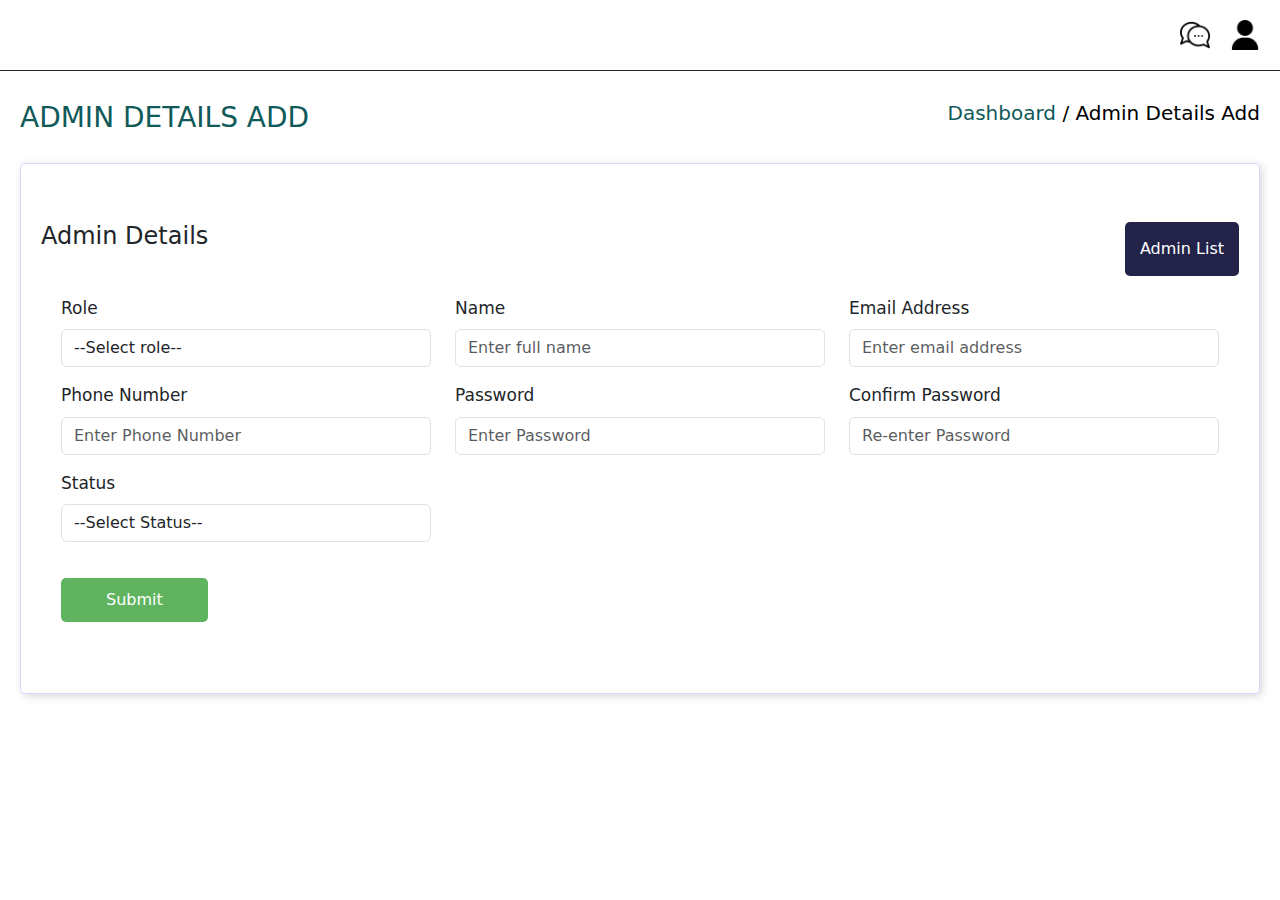
<file: admin-details/index.html>
<!DOCTYPE html>
<html lang="en">
<head>
    <meta charset="UTF-8">
    <meta name="viewport" content="width=device-width, initial-scale=1.0">
    <title>Document</title>
    <link rel="stylesheet" href="style.css">
    <link href="https://cdn.jsdelivr.net/npm/bootstrap@5.3.3/dist/css/bootstrap.min.css" rel="stylesheet">
    <link rel="stylesheet" href="https://cdnjs.cloudflare.com/ajax/libs/font-awesome/6.5.0/css/all.min.css"/>
</head>
<body>
    <header>
        <div class="header d-flex">
            <div class="icon1">
            <img src="bubble-chat.png" style="width: 30px; height: 30px;">
            </div>
            <div class="icon2">
            <img src="user (3).png" style="width: 30px; height: 30px;">
            </div>
            </div>
        </div>

    </header>
    <div class="heading d-flex">
        <div class="left-heading">
            <h3>ADMIN DETAILS ADD</h3>
        </div>
        <div class="right-heading">
            <h5>Dashboard <span>/ Admin Details Add</span></h5>
        </div>
    </div>
    <section>
        <div class="admin-box">
            <div class="admin-box-inner">
                <div class="admin-inner-headings d-flex">
                    <div class="left-side">
                    <h4>Admin Details</h4>
                    </div>
                    <div class="right-side">
                        <button>Admin List</button>
                    </div>
                </div>
                 <div class="admin">
                    <form action="">
                        <div class="row">
                        <div class="col-md-4">
                        <label for="" class="form-label">Role</label>
                        <select name="" id="" class="form-control">
                            <option value="">--Select role--</option>
                        </select>
                        </div>
                        <div class="col-md-4">
                            <div class="mb-3">
                        <label for="name" class="form-label">Name</label>
                        <input type="text" class="form-control" placeholder="Enter full name">
                        </div>
                        </div>
                        <div class="col-md-4">
                            <label for="email" class="form-label">Email Address</label>
                            <input type="email" class="form-control" placeholder="Enter email address">
                        </div>
                       </div>
                       <div class="row">
                        <div class="col-md-4">
                        <label for="number" class="form-label">Phone Number</label>
                        <input type="number" class="form-control" placeholder="Enter Phone Number">
                        </div>
                        <div class="col-md-4">
                        <label for="password" class="form-label">Password</label>
                        <input type="password" class="form-control" placeholder="Enter Password">
                        </div>
                        <div class="col-md-4">
                            <label for="password" class="form-label">Confirm Password</label>
                            <input type="pass" class="form-control" placeholder="Re-enter Password">
                        </div>
                       </div>
                       <div class="row">
                        <div class="col-md-4 status mt-3">
                            <label for="" class="form-label">Status</label>
                            <select name="" id="" class="form-control">
                                <option value="">--Select Status--</option>
                            </select>
                        </div>
                       </div>
                       <div class="submit-button">
                        <button>Submit</button>
                       </div>
                    </form>
                 </div>
            </div>
        </div>
    </section>
</body>
</html>
</file>
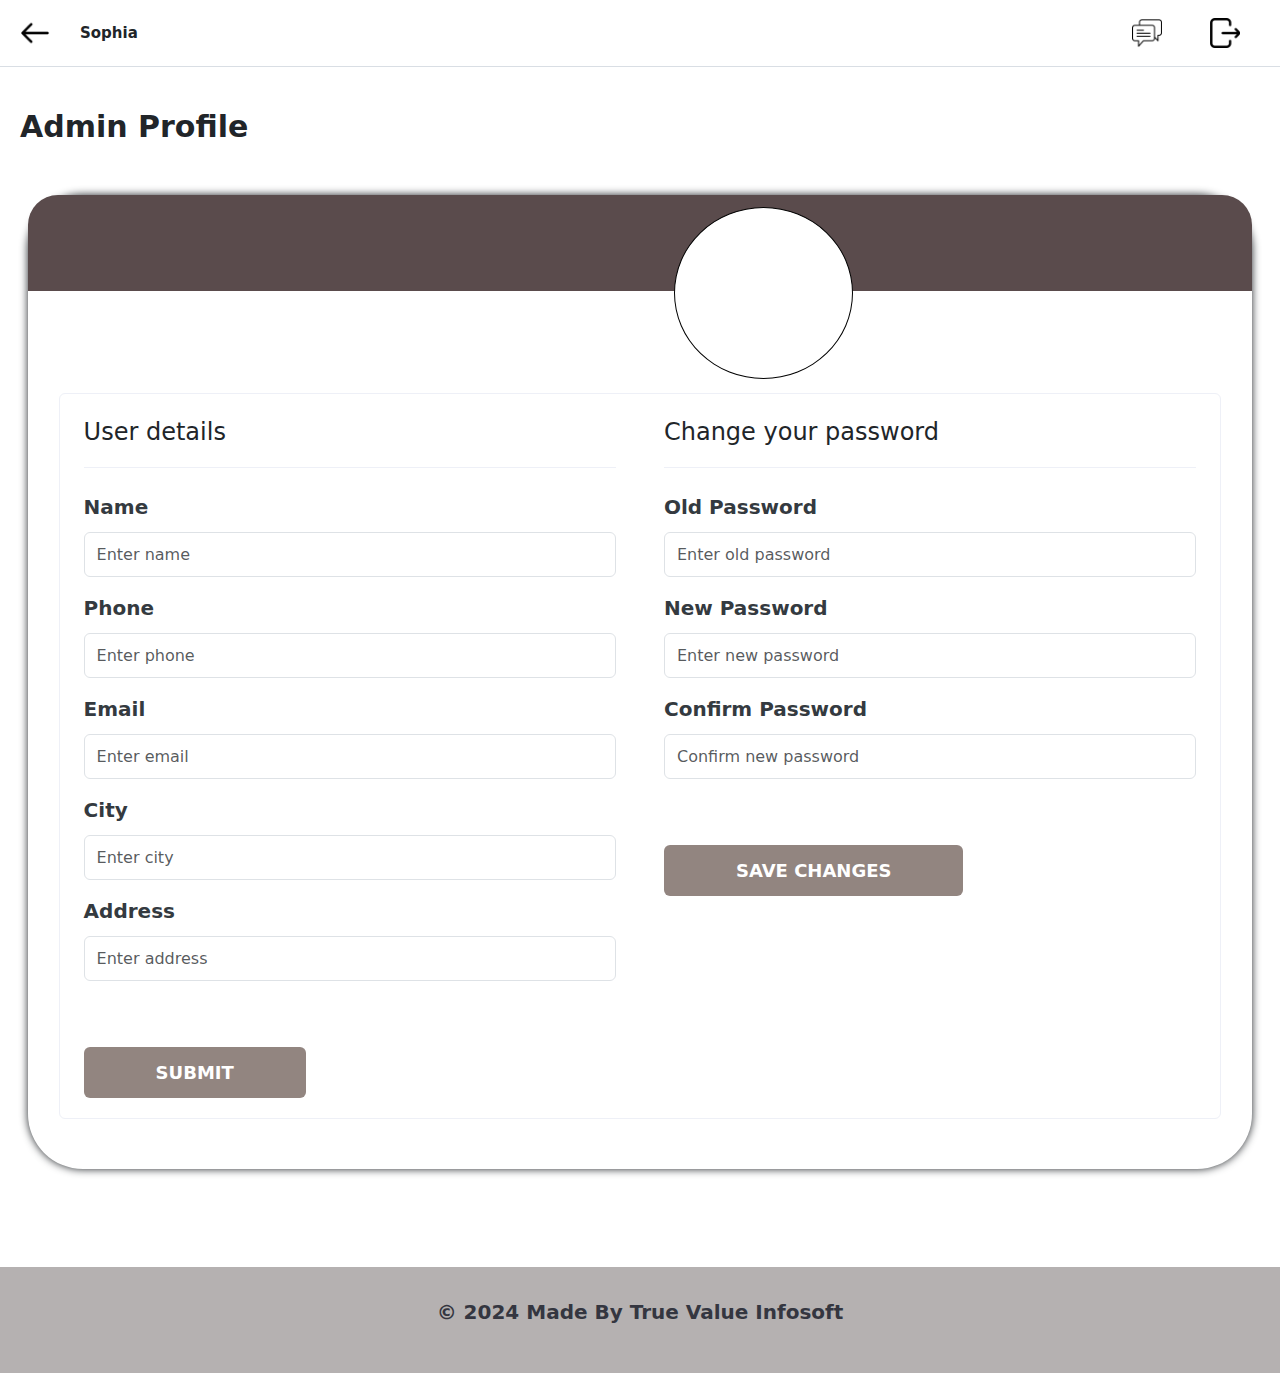
<file: admin/index.html>
<!DOCTYPE html>
<html lang="en">
<head>
    <meta charset="UTF-8">
    <meta name="viewport" content="width=device-width, initial-scale=1.0">
    <title>Document</title>
    <link rel="stylesheet" href="style.css">
    <link href="https://cdn.jsdelivr.net/npm/bootstrap@5.3.3/dist/css/bootstrap.min.css" rel="stylesheet">

</head>
<body>

  
    <header>
        
            <div class="nav-bar">
                <div class="nav-menu">
                    <nav class="navbar navbar-custom d-flex justify-content-between align-items-center">
                      <div class="d-flex align-items-center">
                         <img src="back.png" style="width: 30px; height: 30px;">
                      <span>Sophia</span>
                      </div>
                <div class="d-flex align-items-center gap-5">
                     <img src="chat.png" style="width: 30px; height: 30px;">
                     <img src="exit.png" style="width: 30px; height: 30px;">
                </div>
                   </nav>
                </div>
            </div>
    </header>
    


<section class="main-page py-5 ">
  <h2 class="mb-3">Admin Profile</h2>
  <div class="form-section container-fluid">
    <div class="form-box">
     <div class="profile-section p-5">
          <div class="profile-pic">
            
          </div>
     </div>
      <div class="form-outer">
        <div class="form-inner row d-flex g-5">
       
        <div class="col-md-6 mt-4">
          <h4 class="heading mb-4">User details</h4>
          <form>
            <div class="mb-3">
              <label>Name</label>
              <input type="text" class="form-control" placeholder="Enter name">
            </div>
            <div class="mb-3">
              <label>Phone</label>
              <input type="text" class="form-control" placeholder="Enter phone">
            </div>
            <div class="mb-3">
              <label>Email</label>
              <input type="email" class="form-control" placeholder="Enter email">
            </div>
            <div class="mb-3">
              <label>City</label>
              <input type="text" class="form-control" placeholder="Enter city">
            </div>
            <div class="mb-3">
              <label>Address</label>
              <input type="text" class="form-control" placeholder="Enter address">
            </div>
            <button class="submit-btn">SUBMIT</button>
          </form>
        </div>

        <div class="col-md-6 mt-4">
          <h4 class="heading mb-4">Change your password</h4>
          <form>
            <div class="mb-3">
              <label>Old Password</label>
              <input type="password" class="form-control" placeholder="Enter old password">
            </div>
            <div class="mb-3">
              <label>New Password</label>
              <input type="password" class="form-control" placeholder="Enter new password">
            </div>
            <div class="mb-3">
              <label>Confirm Password</label>
              <input type="password" class="form-control" placeholder="Confirm new password">
            </div>
            <button class="submit-btn">SAVE CHANGES</button>
          </form>
        </div>
        </div>
      </div>
    </div>
  </div>
</section>
<footer>
    <div class="footer-section d-flex align-items-center justify-content-center">
      <div class="footer-left">
        <p>© 2024 Made By True Value Infosoft</p>
      </div>
    </div>
</footer>
</body>
</html>
</file>
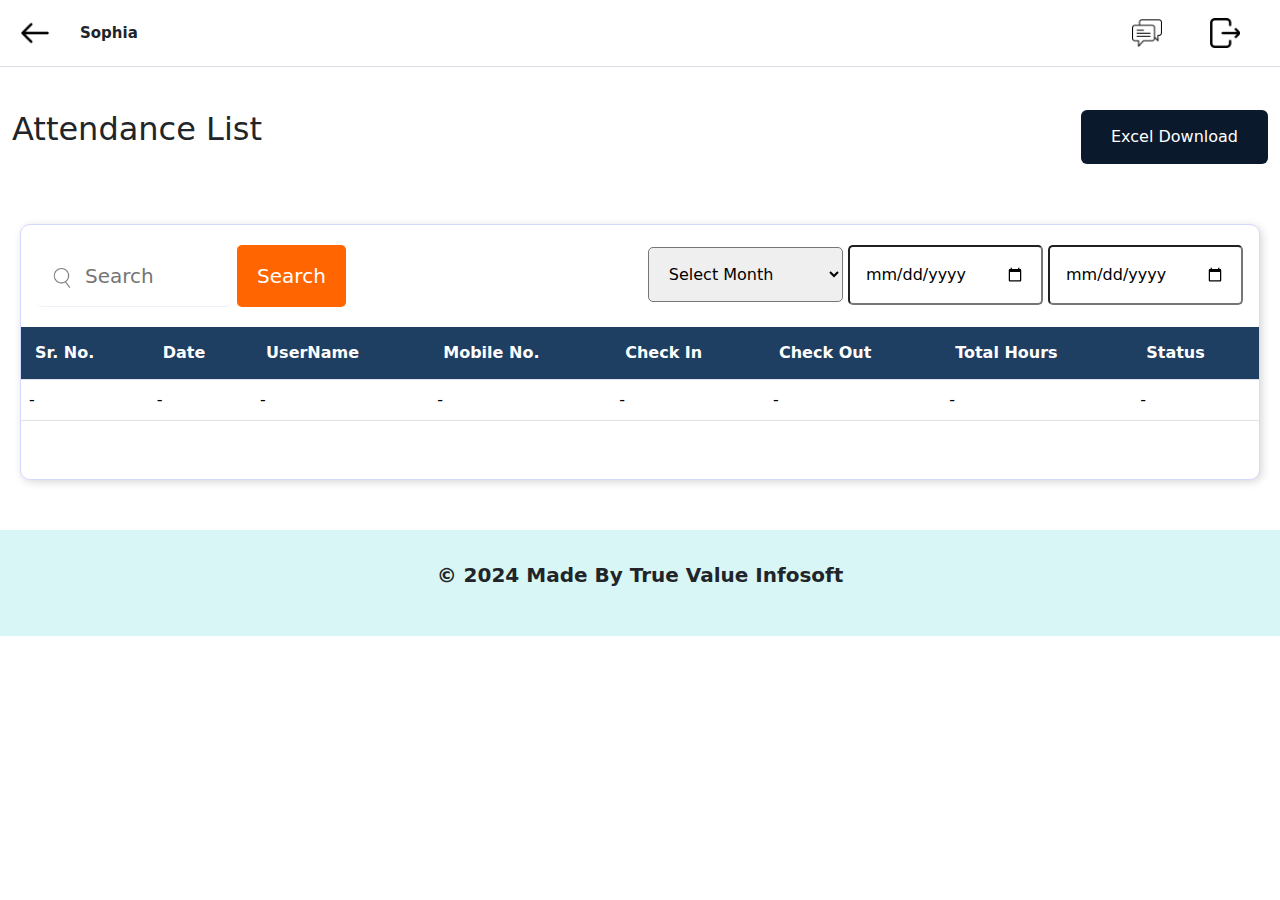
<file: attendance/index.html>
<!DOCTYPE html>
<html lang="en">
<head>
    <meta charset="UTF-8">
    <meta name="viewport" content="width=device-width, initial-scale=1.0">
    <title>Document</title>
    <link rel="stylesheet" href="style.css">
    <link href="https://cdn.jsdelivr.net/npm/bootstrap@5.3.3/dist/css/bootstrap.min.css" rel="stylesheet">
    <link rel="stylesheet" href="https://cdnjs.cloudflare.com/ajax/libs/font-awesome/6.5.0/css/all.min.css"/>
</head>
<body>
    <header>
        <div class="nav-bar">
            <div class="nav-menu">
                <nav class="navbar navbar-custom d-flex justify-content-between align-items-center">
                    <div class="d-flex align-items-center">
                         <img src="back.png" style="width: 30px; height: 30px;">
                      <span>Sophia</span>
                    </div>
                    <div class="d-flex align-items-center gap-5 ">
                     <img src="chat.png" style="width: 30px; height: 30px;">
                     <img src="exit.png" style="width: 30px; height: 30px;">
                    </div>
                </nav>
            </div>
        </div>
    </header>
    <div class="heading d-flex container-fluid">
        <div class="left-heading">
        <h2>Attendance List</h2>
        </div>
        <div class="right-button">
            <button>Excel Download</button>
        </div>

    </div>
    <section>
        <div class="attendance-box">
            <div class="attendance-box-inner">
            <div class="attendance-inner d-flex">
                <div class="search-bar">
                 
                <input type="search" name="search" placeholder="Search">
                <button>Search</button>
                </div>
                <div class="right-side">
                    <select name="" id="">
                        <option value="">Select Month</option>
                        <option value="">Jan</option>
                        <option value="">Feb</option>
                        <option value="">March</option>
                        <option value="">April</option>
                        <option value="">May</option>
                        <option value="">June</option>
                        <option value="">July</option>
                        <option value="">Aug</option>
                        <option value="">Sept</option>
                        <option value="">Oct</option>
                        <option value="">Nov</option>
                        <option value="">Dec</option>
                    </select>
                    <input type="date">
                    <input type="date">
                </div>
            </div>
            <div class="table-section">
                <table class="table">
                    <thead>
                        <tr>
                            <th>Sr. No.</th>
                            <th>Date</th>
                            <th>UserName</th>
                            <th>Mobile No.</th>
                            <th>Check In</th>
                            <th>Check Out</th>
                            <th>Total Hours</th>
                            <th>Status</th>
                        </tr>
                    </thead>
                    <tbody>
                        <tr>
                            <td>-</td>
                            <td>-</td>
                            <td>-</td>
                            <td>-</td>
                            <td>-</td>
                            <td>-</td>
                            <td>-</td>
                            <td>-</td>
                        </tr>
                    </tbody>
                </table>
            </div>
            </div>
        </div>
    </section>
    <footer>
        <div class="footer-section">
            <p>© 2024 Made By True Value Infosoft</h3>
        </div>
    </footer>
</body>
</html>
</file>
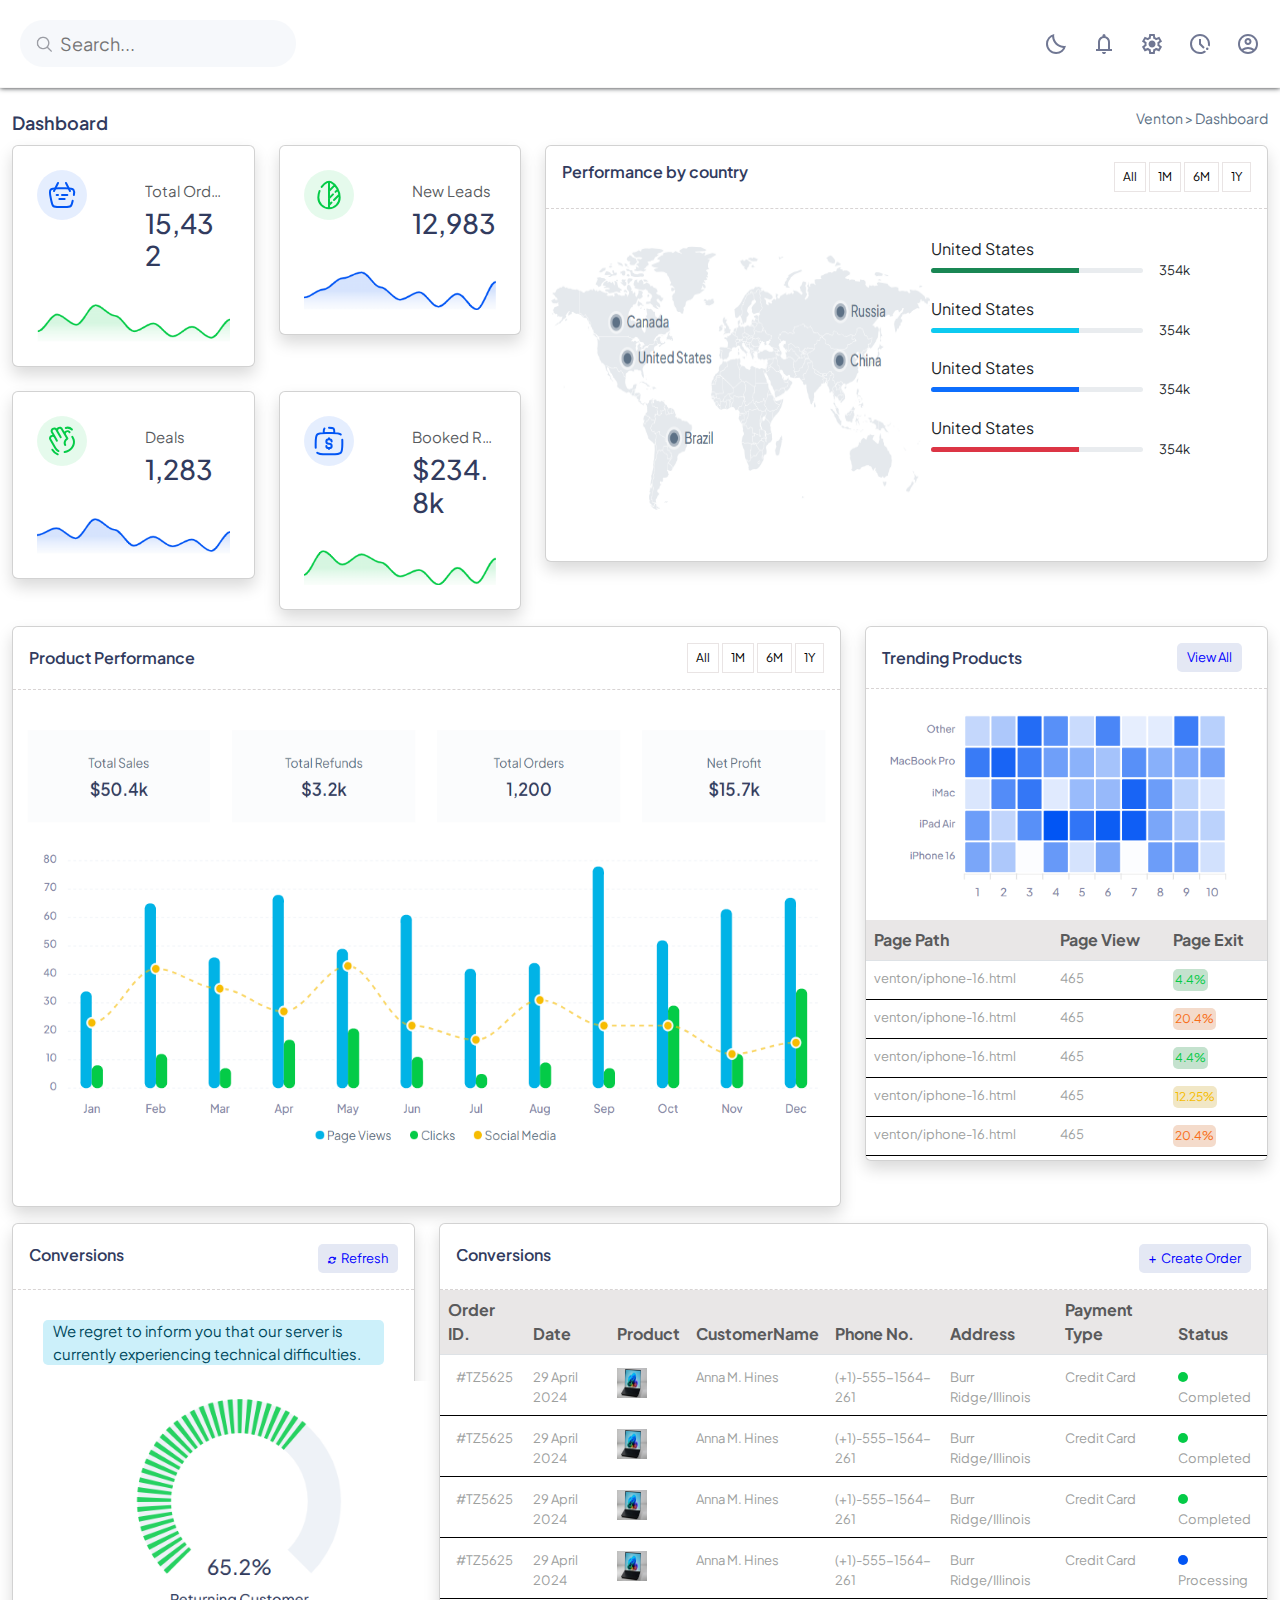
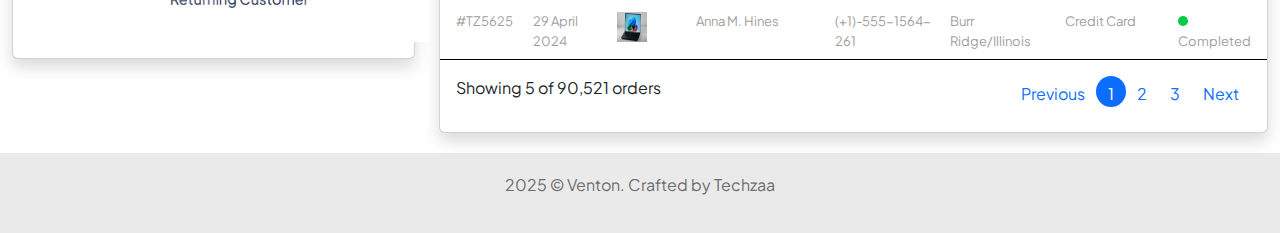
<file: dashboard2/index.html>
<!DOCTYPE html>
<html lang="en">

<head>
    <meta charset="UTF-8">
    <meta name="viewport" content="width=device-width, initial-scale=1.0">
    <title>Document</title>
    <link rel="stylesheet" href="style.css">
    <link href="https://cdn.jsdelivr.net/npm/bootstrap@5.3.3/dist/css/bootstrap.min.css" rel="stylesheet">
    <link rel="stylesheet" href="https://cdnjs.cloudflare.com/ajax/libs/font-awesome/6.7.2/css/all.min.css">
    <link rel="preconnect" href="https://fonts.googleapis.com">
      <link rel="preconnect" href="https://fonts.googleapis.com">
<link rel="preconnect" href="https://fonts.gstatic.com" crossorigin>
<link href="https://fonts.googleapis.com/css2?family=Plus+Jakarta+Sans:ital,wght@0,200..800;1,200..800&display=swap" rel="stylesheet">
</head>

<body>
    <div class="main-container">
        <header class="nav-bar">
            <div class="header-contents d-flex">
                <div class="left-side">
                    <input type="search" placeholder="Search...">
                </div>
                <div class="d-flex right-side align-items-center ms-auto gap-4">
                    <div class="icon">
                        <button>
                        <img src="bedtime_24dp_707793_FILL0_wght400_GRAD0_opsz24.svg" alt="">
                        </button>
                    </div>
                    <div class="icon">
                        <button>
                        <img src="notifications_24dp_707793_FILL0_wght400_GRAD0_opsz24.svg" alt="">
                        </button>
                    </div>
                    <div class="icon">
                        <button>
                        <img src="settings_24dp_707793_FILL0_wght400_GRAD0_opsz24.svg" alt="">
                        </button>
                    </div>
                    <div class="icon">
                        <button>
                        <img src="pace_24dp_707793_FILL0_wght400_GRAD0_opsz24.svg" alt="">
                        </button>
                    </div>
                    <div class="icon">
                        <button>
                        <img src="account_circle_24dp_707793_FILL0_wght400_GRAD0_opsz24.svg" alt="">
                        </button>
                    </div>
                </div>
            </div>
        </header>
        <div class="container-fluid dashboard-page">
        <div class="heading align-items-center d-flex">
            <div class="left-heading">
                <h4>Dashboard</h4>
            </div>
            <div class="right-heading">
                <p><a href="">Venton</a> <span> > Dashboard</span></p>
            </div>
        </div>
        <section class="dashboard-section mb-3">
            <div class="row">
                <div class="col-lg-5">
                    <div class="row mb-4">
                        <div class="col-md-6">
                            <div class="card p-4">
                                <div class="card-inner header-icon">
                                    <div class="row">
                                        <div class="col-6">
                                            <div class="bag-icon">
                                                <svg xmlns="http://www.w3.org/2000/svg" width="2em" height="2em" viewBox="0 0 24 24"><g fill="none" stroke="#0155f4" stroke-linecap="round" stroke-width="1.5"><path d="M20.016 16.257c-.487 2.273-.73 3.409-1.555 4.076S16.474 21 14.15 21h-4.3c-2.324 0-3.486 0-4.31-.667c-.826-.667-1.07-1.803-1.556-4.076l-.429-2c-.718-3.353-1.078-5.03-.177-6.143C4.278 7 5.993 7 9.422 7h5.156c3.43 0 5.143 0 6.044 1.114c.67.83.643 1.972.288 3.886"></path><path stroke-linejoin="round" d="M16 12h-4m-3 0H8m2 3h4m4-6l-3-6M6 9l3-6"></path></g></svg>
                                            </div>
                                        </div>
                                        <div class="col-6 card-head">
                                            <p class="text-truncate text-muted mb-0">Total Orders</p>
                                            <h3 class="mt-1">15,432</h3>
                                        </div>
                                        <img src="charts1.png" class="mt-4" alt="">
                                    </div>
                                </div>
                            </div>
                        </div>
                        <div class="col-md-6">
                            <div class="card p-4">
                                <div class="card-inner  header-icon">
                                    <div class="row">
                                        <div class="col-6">
                                            <div class="bag-icon2">
                                                <svg xmlns="http://www.w3.org/2000/svg" width="2em" height="2em" viewBox="0 0 24 24"><path fill="none" stroke="#04cb47" stroke-linecap="round" stroke-width="1.5" d="m12 9l4-4m-4 9.5l3-3M18.5 8l-1.625 1.625M12 19.5l1.875-1.875M19.5 12l-3.75 3.75M12 22c4.418 0 8-3.646 8-8.143c0-4.462-2.553-9.67-6.537-11.531A3.45 3.45 0 0 0 12 2m0 20c-4.418 0-8-3.646-8-8.143c0-1.586.323-3.266.917-4.857M12 22V2m0 0c-.5 0-.999.109-1.463.326c-1.601.748-2.97 2.036-4.037 3.6"></path></svg>
                                            </div>
                                        </div>
                                        <div class="col-6 card-head">
                                            <p class="text-truncate text-muted mb-0">New Leads</p>
                                            <h3 class="mt-1">12,983</h3>
                                        </div>
                                        <img src="charts2.png" class="mt-4" alt="">
                                    </div>
                                </div>
                            </div>
                        </div>
                    </div>
                    <div class="row">
                        <div class="col-md-6">
                            <div class="card p-4">
                                <div class="card-inner  header-icon">
                                    <div class="row">
                                        <div class="col-6 ">
                                            <div class="bag-icon3">
                                                <svg xmlns="http://www.w3.org/2000/svg" width="2em" height="2em" viewBox="0 0 24 24"><g fill="none"><path stroke="#04cb47" stroke-linecap="round" stroke-width="1.5" d="M8.784 22c-1.685-.752-3.077-1.924-3.992-3.493M14.825 2.186c1.677-.477 3.408-.023 4.617 1.211"></path><path fill="#04cb47" d="m4.01 8.367l-.372-.652zm2.492.5l.648-.377zm-3.3 1.886l-.647.378zm4.495-7.38l.648-.378zm.842 1.443l-.648.378zm1.877 4.71a.75.75 0 0 0 1.296-.756zm-2.878 2.607a.75.75 0 1 0 1.296-.756zm-3.14-6.875l-.648.378zm7.44-2.327l.648-.378zm2.526 4.33l.648-.377zm1.683 2.888l.373.651a.75.75 0 0 0 .275-1.029zm.968-4.395a.75.75 0 1 0 1.296-.756zm3.174 3.953l.648-.378zM6.99 17.25l.648-.378zm9.967 2.003l-.373-.65zM13.784 15.3a.75.75 0 0 0 1.296-.756zm6.563-6.81a.75.75 0 0 0-1.296.755zM8.987 20.18a.75.75 0 0 0 .72-1.316zm4.902-.635a.75.75 0 0 0 .222 1.484zM4.383 9.018c.633-.362 1.257-.14 1.471.227L7.15 8.49c-.716-1.228-2.323-1.454-3.512-.775zm-.745-1.303c-1.19.681-1.803 2.182-1.083 3.416l1.296-.756c-.21-.36-.1-.996.532-1.357zM7.05 3.75l.842 1.444l1.296-.756l-.842-1.443zm.842 1.444l2.525 4.331l1.296-.755l-2.525-4.332zm.943 6.183L7.15 8.49l-1.296.755l1.684 2.888zM7.15 8.49L5.045 4.88l-1.295.756l2.104 3.61zM5.577 3.523c.634-.362 1.258-.14 1.472.227l1.296-.755C7.629 1.767 6.022 1.54 4.833 2.22zM4.833 2.22c-1.19.681-1.803 2.182-1.083 3.416l1.295-.756c-.21-.36-.099-.996.532-1.357zm6.357 1.088l2.526 4.332l1.296-.756l-2.526-4.331zm2.526 4.332l1.684 2.887l1.295-.756l-1.683-2.887zM9.719 3.08c.633-.361 1.257-.139 1.471.228l1.296-.755c-.716-1.228-2.323-1.454-3.512-.774zm-.745-1.3c-1.19.68-1.803 2.181-1.083 3.415l1.296-.756c-.21-.36-.1-.996.532-1.357zm6.57 3.747c.633-.362 1.257-.14 1.471.228l1.296-.756c-.716-1.227-2.323-1.453-3.512-.774zm-.745-1.302c-1.19.68-1.803 2.182-1.083 3.416l1.296-.756c-.21-.36-.1-.997.532-1.358zM2.555 11.131l3.788 6.497l1.296-.756l-3.788-6.497zm16.986-1.046c1.605 2.753.41 6.594-2.956 8.517l.745 1.302c3.924-2.242 5.621-6.949 3.507-10.575zm-4.461 4.46c-.675-1.159-.203-2.863 1.34-3.745l-.745-1.302c-2.102 1.201-3.075 3.77-1.891 5.802zm3.971-5.3l.49.84l1.296-.756l-.49-.84zm-9.345 9.619a5.3 5.3 0 0 1-2.067-1.992l-1.296.756a6.8 6.8 0 0 0 2.644 2.552zm6.88-.262a7.8 7.8 0 0 1-2.697.943l.222 1.484a9.3 9.3 0 0 0 3.219-1.125z"></path></g></svg>
                                            </div>
                                        </div>
                                        <div class="col-6 card-head">
                                            <p class="text-truncate text-muted mb-0">Deals</p>
                                            <h3 class="mt-1">1,283</h3>
                                        </div>
                                        <img src="charts3.png" class="mt-4" alt="">
                                    </div>
                                </div>
                            </div>
                        </div>
                        <div class="col-md-6">
                            <div class="card p-4">
                                <div class="card-inner  header-icon">
                                    <div class="row">
                                        <div class="col-6 ">
                                            <div class="bag-icon4">
                                                <svg xmlns="http://www.w3.org/2000/svg" width="2em" height="2em" viewBox="0 0 24 24"><g fill="none" stroke="#0155f4" stroke-linecap="round" stroke-width="1.5"><path d="M3.172 20.828C4.343 22 6.229 22 10 22h4c3.771 0 5.657 0 6.828-1.172S22 17.771 22 14c0-1.17 0-2.158-.035-3m-1.137-3.828C19.657 6 17.771 6 14 6h-4C6.229 6 4.343 6 3.172 7.172S2 10.229 2 14c0 1.17 0 2.158.035 3M12 2c1.886 0 2.828 0 3.414.586S16 4.114 16 6M8.586 2.586C8 3.172 8 4.114 8 6"></path><path d="M12 17.333c1.105 0 2-.746 2-1.666S13.105 14 12 14s-2-.746-2-1.667c0-.92.895-1.666 2-1.666m0 6.666c-1.105 0-2-.746-2-1.666m2 1.666V18m0-8v.667m0 0c1.105 0 2 .746 2 1.666"></path></g></svg>
                                            </div>
                                        </div>
                                        <div class="col-6 card-head">
                                            <p class="text-truncate text-muted mb-0">Booked Revenue</p>
                                            <h3 class="mt-1">$234.8k</h3>
                                        </div>
                                        <img src="charts4.png" class="mt-4" alt="">
                                    </div>
                                </div>
                            </div>
                        </div>
                    </div>
                </div>
                <div class="col-lg-7">
                    <div class="card pb-4">
                        <div class="card-heading p-3 d-flex">
                            <div class="left-head align-items-center">
                                <h4 class="mb-0">Performance by country</h4>
                            </div>
                            <div class="right-head">
                                <button type="button" class="btn-outline-light">All</button>
                                <button type="button" class="btn-outline-light">1M</button>
                                <button type="button" class="btn-outline-light">6M</button>
                                <button type="button" class="btn-outline-light">1Y</button>
                            </div>
                        </div>
                        <div class="row p-1">
                            <div class="col-lg-6">
                                <img src="charts5.png" style="width: 380px; height: 320px;" alt="">
                            </div>
                            <div class="col-md-5 align-items-center p-4">
                                <div class="">
                                    <p class="country-name mb-0">United States</p>
                                    <div class="d-flex align-items-center justify-content-between mb-3">
                                        <div class="progress flex-grow-1 me-3" style="height: 5px;">
                                            <div class="progress-bar bg-success" style="width: 70%;"></div>
                                        </div>
                                        <span class="count">354k</span>
                                    </div>
                                </div>
                                <div class="">
                                    <p class="country-name mb-0">United States</p>
                                    <div class="d-flex align-items-center justify-content-between mb-3">
                                        <div class="progress flex-grow-1 me-3" style="height: 5px;">
                                            <div class="progress-bar bg-info" style="width: 70%;"></div>
                                        </div>
                                        <span class="count">354k</span>
                                    </div>
                                </div>
                                <div class="">
                                    <p class="country-name mb-0">United States</p>
                                    <div class="d-flex align-items-center justify-content-between mb-3">
                                        <div class="progress flex-grow-1 me-3" style="height: 5px;">
                                            <div class="progress-bar bg-primary" style="width: 70%;"></div>
                                        </div>
                                        <span class="count">354k</span>
                                    </div>
                                </div>
                                <div class="">
                                    <p class="country-name mb-0">United States</p>
                                    <div class="d-flex align-items-center justify-content-between mb-3">
                                        <div class="progress flex-grow-1 me-3" style="height: 5px;">
                                            <div class="progress-bar bg-danger" style="width: 70%;"></div>
                                        </div>
                                        <span class="count">354k</span>
                                    </div>
                                </div>
                            </div>
                        </div>
                    </div>
                </div>
            </div>
        </section>
        <div class="row mb-3">
            <div class="col-lg-8">
                <div class="card pb-5">
                        <div class="card-heading p-3 d-flex align-items-center">
                            <div class="left-head">
                                <h4 class="mb-0">Product Performance</h4>
                            </div>
                            <div class="right-head">
                                <button>All</button>
                                <button>1M</button>
                                <button>6M</button>
                                <button>1Y</button>
                            </div>
                        </div>
                    <div class="row">
                        <img src="chart6.png" style="height: 430px; margin-top: 38px;">
                    </div>
                </div>
            </div>
            <div class="col-md-4">
                    <div class="card">
                            <div class="card-heading p-3 d-flex align-items-center">
                                <div class="left-head">
                                    <h4 class="mb-0">Trending Products</h4>
                                </div>
                                <div class="right-button">
                                    <button>View All</button>
                                </div>
                            </div>
                        <img src="chart7.png" alt="">
                        <div class="table-section1">
                            <table class="table table-hover mb-1">
                                <thead>
                                    <tr>
                                        <th>Page Path</th>
                                        <th>Page View</th>
                                        <th>Page Exit</th>
                                    </tr>
                                </thead>
                                <tbody>
                                    <tr>
                                        <td>venton/iphone-16.html</td>
                                        <td>465</td>
                                        <td><button class="green">4.4%</button></td>
                                    </tr>
                                    <tr>
                                        <td>venton/iphone-16.html</td>
                                        <td>465</td>
                                        <td><button class="red">20.4%</button></td>
                                    </tr>
                                    <tr>
                                        <td>venton/iphone-16.html</td>
                                        <td>465</td>
                                        <td><button class="green">4.4%</button></td>
                                    </tr>
                                    <tr>
                                        <td>venton/iphone-16.html</td>
                                        <td>465</td>
                                        <td><button class="yellow">12.25%</button></td>
                                    </tr>
                                    <tr>
                                        <td>venton/iphone-16.html</td>
                                        <td>465</td>
                                        <td><button class="red">20.4%</button></td>
                                    </tr>
                                    
                                </tbody>
                            </table>
                        </div>
                    </div>
            </div>
         </div>
          <div class="row">
                <div class="col-md-4">
                    <div class="card pb-3 pt-1">
                        <div class="card-inner">
                            <div class="card-heading d-flex p-3 align-items-center">
                                <div class="left-head">
                                    <h4>Conversions</h4>
                                </div>
                                <div class="right-button card-right-heading">
                                    <button class="btn btn-sm btn-soft-primary"><i class="fa-solid fa-arrows-rotate"></i>Refresh</button>
                                </div>
                            </div>
                            <div class="para">
                                <p>We regret to inform you that our server is currently experiencing technical difficulties.
                                </p>
                            </div>
                            <img src="chart8.png" style="width: 450px;">
                        </div>
                    </div>
                </div>
                <div class="col-md-8">
                    <div class="card pt-1 pb-1">
                        <div class="card-inner">
                            <div class="card-heading d-flex p-3 align-items-center">
                                <div class="left-head">
                                    <h4>Conversions</h4>
                                </div>
                                <div class="right-button card-right-heading">
                                    <button><i class="fa-solid fa-plus"></i>Create Order</button>
                                </div>
                            </div>
                            <div class="table-section">
                                <table class="table table-hover">
                                    <thead>
                                        <tr>
                                            <th>Order ID.</th>
                                            <th>Date</th>
                                            <th>Product</th>
                                            <th>CustomerName</th>
                                            <th>Phone No.</th>
                                            <th>Address</th>
                                            <th>Payment Type</th>
                                            <th>Status</th>
                                        </tr>
                                    </thead>
                                    <tbody>
                                        <tr>
                                            <td class="ps-3"><a href="">#TZ5625</a></td>
                                            <td>29 April 2024</td>
                                            <td><img src="image.jpg" style="width: 30px; height: 30px;"></td>
                                            <td><a href="">Anna M. Hines</a></td>
                                            <td>(+1)-555-1564-261</td>
                                            <td>Burr Ridge/Illinois</td>
                                            <td>Credit Card</td>
                                            <td><span class="Completed"></span> Completed</td>
                                        </tr>
                                        <tr>
                                            <td class="ps-3"><a href="">#TZ5625</a></td>
                                            <td>29 April 2024</td>
                                            <td><img src="image.jpg" style="width: 30px; height: 30px;"></td>
                                            <td><a href="">Anna M. Hines</a></td>
                                            <td>(+1)-555-1564-261</td>
                                            <td>Burr Ridge/Illinois</td>
                                            <td>Credit Card</td>
                                            <td><span class="Completed"></span> Completed</td>
                                        </tr>
                                        <tr>
                                            <td class="ps-3"><a href="">#TZ5625</a></td>
                                            <td>29 April 2024</td>
                                            <td><img src="image.jpg" style="width: 30px; height: 30px;"></td>
                                            <td><a href="">Anna M. Hines</a></td>
                                            <td>(+1)-555-1564-261</td>
                                            <td>Burr Ridge/Illinois</td>
                                            <td>Credit Card</td>
                                            <td><span class="Completed"></span> Completed</td>
                                        </tr>
                                        <tr>
                                            <td class="ps-3"><a href="">#TZ5625</a></td>
                                            <td>29 April 2024</td>
                                            <td><img src="image.jpg" style="width: 30px; height: 30px;"></td>
                                            <td><a href="">Anna M. Hines</a></td>
                                            <td>(+1)-555-1564-261</td>
                                            <td>Burr Ridge/Illinois</td>
                                            <td>Credit Card</td>
                                            <td><span class="Processing"></span> Processing</td>
                                        </tr>
                                        <tr>
                                            <td class="ps-3"><a href="">#TZ5625</a></td>
                                            <td>29 April 2024</td>
                                            <td><img src="image.jpg" style="width: 30px; height: 30px;"></td>
                                            <td><a href="">Anna M. Hines</a></td>
                                            <td>(+1)-555-1564-261</td>
                                            <td>Burr Ridge/Illinois</td>
                                            <td>Credit Card</td>
                                            <td><span class="Completed"></span> Completed</td>
                                        </tr>
                                        
                                    </tbody>
                                </table>
                                <div class="table-footer d-flex justify-content-between px-3">
                                    <p>Showing 5 of 90,521 orders</p>
                                    <ul class="pagination">
                                        <li class="page-item"><a class="page-link" href="#">Previous</a></li>
                                        <li class="page-item"><a class="page-link active" href="#">1</a></li>
                                        <li class="page-item"><a class="page-link" href="#">2</a></li>
                                        <li class="page-item"><a class="page-link" href="#">3</a></li>
                                        <li class="page-item"><a class="page-link" href="#">Next</a></li>
                                    </ul>
                                </div>
                            </div>
                        </div>
                    </div>
                </div>
            </div>  
            
        </div>
        <footer>
                <div class="footer-section">
                    <p>2025 © Venton. Crafted by Techzaa</p>
                </div>
            </footer>
    </div>
</body>

</html>
</file>
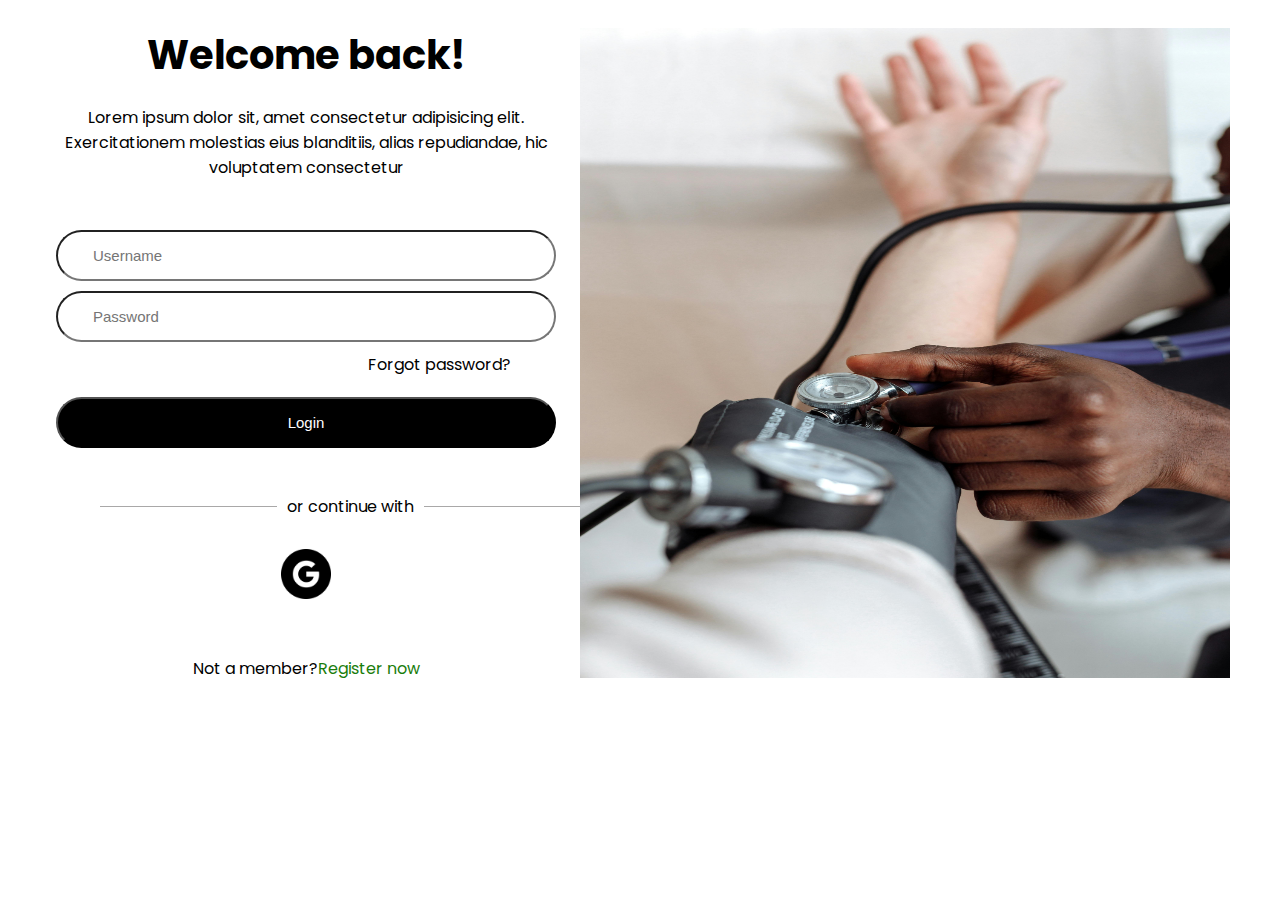
<file: LoginPage/index.html>
<!DOCTYPE html>
<html lang="en">
<head>
    <meta charset="UTF-8">
    <meta name="viewport" content="width=device-width, initial-scale=1.0">
    <title>Document</title>
    <link rel="stylesheet" href="style.css">
    <style>
@import url('https://fonts.googleapis.com/css2?family=Inter:ital,opsz,wght@0,14..32,100..900;1,14..32,100..900&family=Poppins:ital,wght@0,100;0,200;0,300;0,400;0,500;0,600;0,700;0,800;0,900;1,100;1,200;1,300;1,400;1,500;1,600;1,700;1,800;1,900&display=swap');
</style>
    
</head>
<body>
    <div class="container">
        <div class="main">
                <div class="right-section">
                    <h2>Welcome back!</h2>
                    <p>Lorem ipsum dolor sit, amet consectetur adipisicing elit. Exercitationem molestias eius blanditiis, alias repudiandae, hic voluptatem consectetur</p>
                    <form>
                        <input type="text" placeholder="Username">
                        <input class="input-text" type="password" placeholder="Password">
                        
                        <p class="forgot">Forgot password?</p>
                        
                        <button type="submit">Login</button>
                    </form>
                    
                        <span class="continue">or continue with</span>
                    
                    <div class="social-icons">
                        <a href="#"><img src="social.png" style="width: 50px; height: 50px;"></a>
                    </div>

                    <div class="register">
                        <a href="#">Not a member?<span>Register now</span></a>
                    </div>

                    
                </div>
                <div class="left-section">
                    <img src="tt.jpg">
                </div>
                

            
        </div>
    </div>
</body>
</html>
</file>
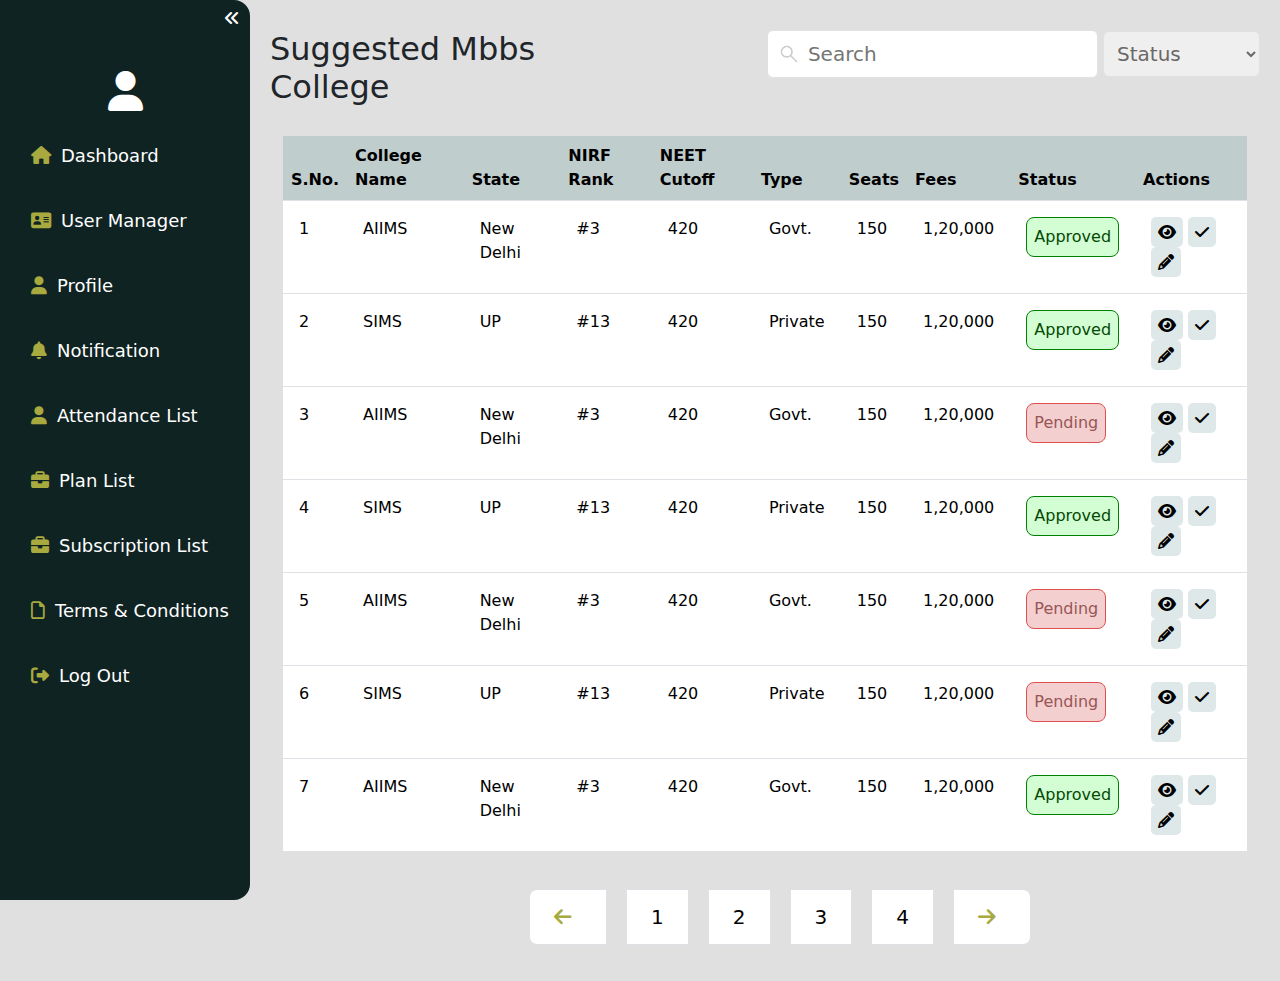
<file: mbbs-table/index.html>
<!DOCTYPE html>
<html lang="en">
<head>
    <meta charset="UTF-8">
    <meta name="viewport" content="width=device-width, initial-scale=1.0">
    <title>Document</title>
    <link rel="stylesheet" href="style.css">
    <link href="https://cdn.jsdelivr.net/npm/bootstrap@5.3.3/dist/css/bootstrap.min.css" rel="stylesheet">
    <link rel="stylesheet" href="https://cdnjs.cloudflare.com/ajax/libs/font-awesome/6.5.0/css/all.min.css"/>
</head>
<body>
    <section class="main-page">
    <div class="left-page sidebar">
        <div class="col">
            <div class="arrow">
                <i class="fa-solid fa-angles-left"></i>
            </div>
            <div class="logo">
               <a href="#"><i class="fa-solid fa-user"></i></a> 
            </div>
            <div class="sidebar-items">
               <div class="sidebar-inner">

                <ul class="list-unstyled">
                    <li><a href="#"><i class="fa-solid fa-house"></i>Dashboard</a></li>
                    <li><a href="#"><i class="fa-solid fa-address-card"></i>User Manager</a></li>
                    <li><a href="#"><i class="fa-solid fa-user"></i>Profile</a></li>
                    <li><a href="#"><i class="fa-solid fa-bell"></i>Notification</a></li>
                    <li><a href="#"><i class="fa-solid fa-user"></i>Attendance List</a></li>
                    <li><a href="#"><i class="fa-solid fa-briefcase"></i>Plan List</a></li>
                    <li><a href="#"><i class="fa-solid fa-briefcase"></i>Subscription List</a></li>
                    <li><a href="#"><i class="fa-regular fa-file"></i>Terms & Conditions</a></li>
                    <li><a href="#"><i class="fa-solid fa-right-from-bracket"></i>Log Out</a></li>
                </ul>
               </div>
            </div>
        </div>
    </div>
    <div class="right-page">
    <header>
        <div class="heading d-flex">
            <div class="left-side">
            <h2>Suggested Mbbs College</h2>
            </div>
            <div class="right-side">
                
                <input type="search" placeholder="Search">
                
              
                <select name="" id="">
                    <option value="">Status</option>
                    <option value="">Approved</option>
                    <option value="">Pending</option>
                </select>
                
               
            </div>
            

        </div>
    </header>
    <div class="right-col">
        <div class="table-section container">
            <table class="table">
                <thead>
                    <tr>
                        <th>S.No.</th>
                        <th>College Name</th>
                        <th>State</th>
                        <th>NIRF Rank</th>
                        <th>NEET Cutoff</th>
                        <th>Type</th>
                        <th>Seats</th>
                        <th>Fees</th>
                        <th>Status</th>
                        <th>Actions</th>
                    </tr>
                </thead>
                <tbody>
                    <tr>
                        <td>1</td>
                        <td>AIIMS</td>
                        <td>New Delhi</td>
                        <td>#3</td>
                        <td>420</td>
                        <td>Govt.</td>
                        <td>150</td>
                        <td>1,20,000</td>
                        <td><button class="approved">Approved</button></td>
                        <td><i class="fa-solid fa-eye"></i>
                        <i class="fa-solid fa-check"></i>
                        <i class="fa-solid fa-pencil"></i></td>
                    </tr>
                    <tr>
                        <td>2</td>
                        <td>SIMS</td>
                        <td>UP</td>
                        <td>#13</td>
                        <td>420</td>
                        <td>Private</td>
                        <td>150</td>
                        <td>1,20,000</td>
                        <td><button class="approved">Approved</button></td>
                        <td><i class="fa-solid fa-eye"></i>
                        <i class="fa-solid fa-check"></i>
                        <i class="fa-solid fa-pencil"></i></td>
                    </tr>
                    <tr>
                        <td>3</td>
                        <td>AIIMS</td>
                        <td>New Delhi</td>
                        <td>#3</td>
                        <td>420</td>
                        <td>Govt.</td>
                        <td>150</td>
                        <td>1,20,000</td>
                        <td><button class="pending">Pending</button></td>
                        <td><i class="fa-solid fa-eye"></i>
                        <i class="fa-solid fa-check"></i>
                        <i class="fa-solid fa-pencil"></i></td>
                    </tr>
                    <tr>
                        <td>4</td>
                        <td>SIMS</td>
                        <td>UP</td>
                        <td>#13</td>
                        <td>420</td>
                        <td>Private</td>
                        <td>150</td>
                        <td>1,20,000</td>
                        <td><button class="approved">Approved</button></td>
                        <td><i class="fa-solid fa-eye"></i>
                        <i class="fa-solid fa-check"></i>
                        <i class="fa-solid fa-pencil"></i></td>
                        
                    </tr>
                    <tr>
                        <td>5</td>
                        <td>AIIMS</td>
                        <td>New Delhi</td>
                        <td>#3</td>
                        <td>420</td>
                        <td>Govt.</td>
                        <td>150</td>
                        <td>1,20,000</td>
                        <td><button class="pending">Pending</button></td>
                        <td><i class="fa-solid fa-eye"></i>
                        <i class="fa-solid fa-check"></i>
                        <i class="fa-solid fa-pencil"></i></td>
                    </tr>
                    <tr>
                        <td>6</td>
                        <td>SIMS</td>
                        <td>UP</td>
                        <td>#13</td>
                        <td>420</td>
                        <td>Private</td>
                        <td>150</td>
                        <td>1,20,000</td>
                        <td><button class="pending">Pending</button></td>
                        <td><i class="fa-solid fa-eye"></i>
                        <i class="fa-solid fa-check"></i>
                        <i class="fa-solid fa-pencil"></i></td>
                    </tr>   
                    <tr>
                        <td>7</td>
                        <td>AIIMS</td>
                        <td>New Delhi</td>
                        <td>#3</td>
                        <td>420</td>
                        <td>Govt.</td>
                        <td>150</td>
                        <td>1,20,000</td>
                        <td><button class="approved">Approved</button></td>
                        <td><i class="fa-solid fa-eye"></i>
                        <i class="fa-solid fa-check"></i>
                        <i class="fa-solid fa-pencil"></i></td>
                    </tr>
                    
                </tbody>
                
            </table>
            
        </div>
        <ul class="pagination pagination-lg justify-content-center ">
                <li class="page-item"><a class="page-link" href="#"><i class="fa-solid fa-arrow-left"></i></a></li>
                <li class="page-item"><a class="page-link" href="#">1</a></li>
                <li class="page-item"><a class="page-link" href="#">2</a></li>
                <li class="page-item"><a class="page-link" href="#">3</a></li>
                <li class="page-item"><a class="page-link" href="#">4</a></li>
                <li class="page-item"><a class="page-link" href="#"><i class="fa-solid fa-arrow-right"></i></a></li>
            </ul>
        </div>
    </div>
</body>
</html>
</file>
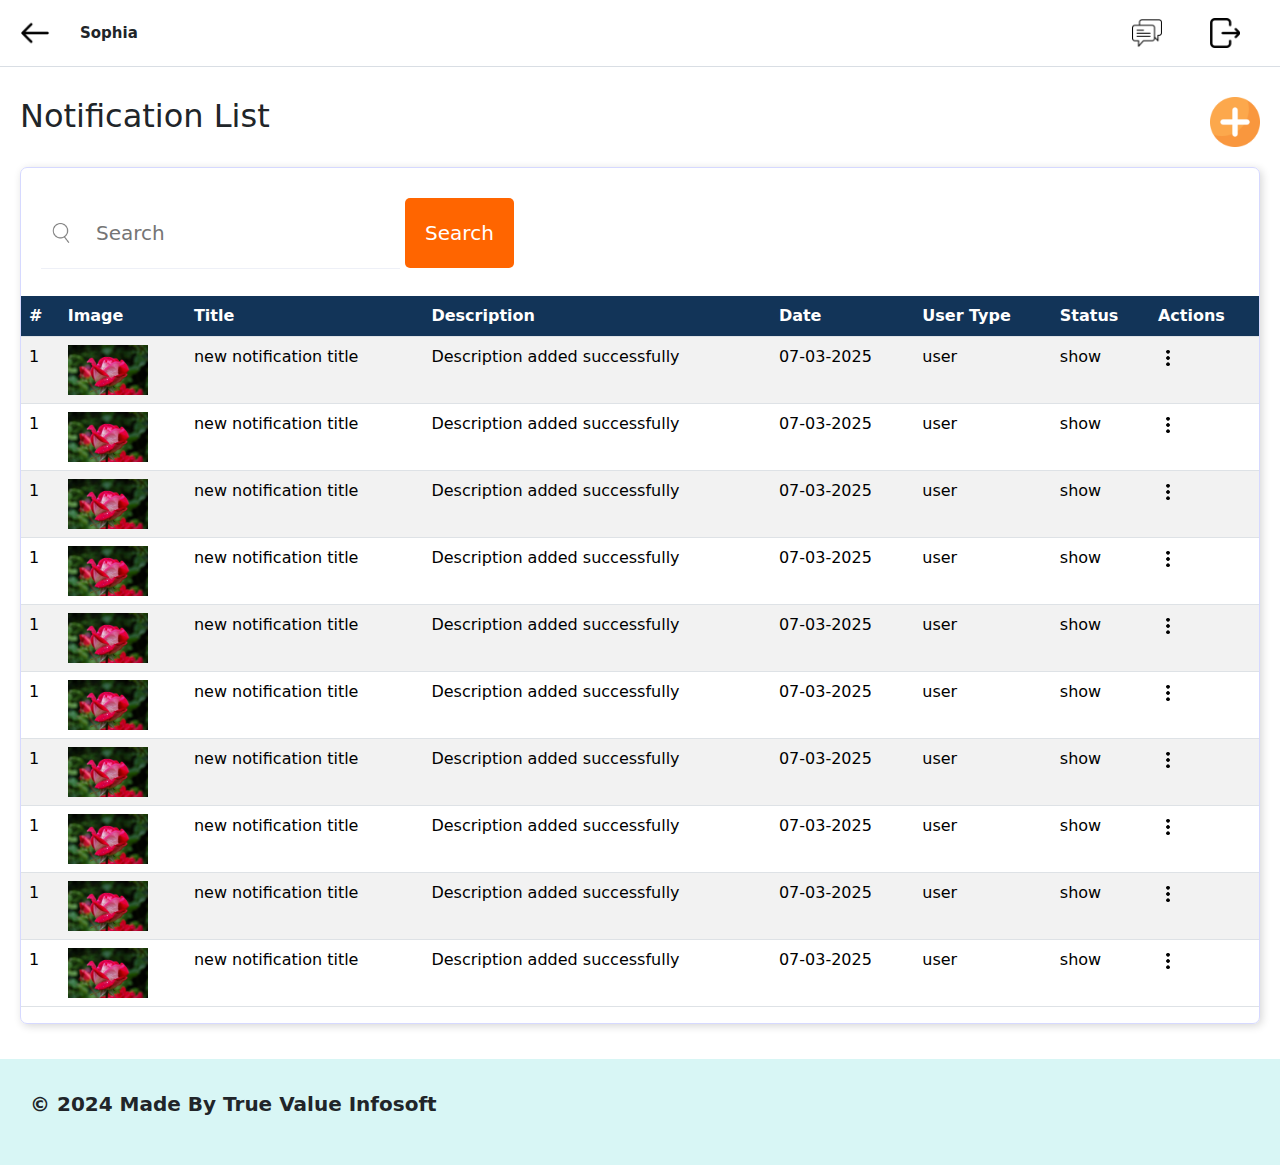
<file: notification-list/index.html>
<!DOCTYPE html>
<html lang="en">
<head>
    <meta charset="UTF-8">
    <meta name="viewport" content="width=device-width, initial-scale=1.0">
    <title>Document</title>
    <link rel="stylesheet" href="style.css">
    <link href="https://cdn.jsdelivr.net/npm/bootstrap@5.3.3/dist/css/bootstrap.min.css" rel="stylesheet">
    <link rel="stylesheet" href="https://cdnjs.cloudflare.com/ajax/libs/font-awesome/6.5.0/css/all.min.css"/>
</head>
<body>
    <header>
        <div class="nav-bar">
            <div class="nav-menu">
                <nav class="navbar navbar-custom d-flex justify-content-between      align-items-center">
                    <div class="d-flex align-items-center">
                         <img src="back.png" style="width: 30px; height: 30px;">
                      <span>Sophia</span>
                    </div>
                    <div class="d-flex align-items-center gap-5">
                     <img src="chat.png" style="width: 30px; height: 30px;">
                     <img src="exit.png" style="width: 30px; height: 30px;">
                    </div>
                </nav>
            </div>
        </div>
    </header>
    
        <div class="heading-section d-flex">
            <div class="left-side">
                <h2>Notification List</h2>
            </div>
            <div class="right-side">
                <img src="plus.png" style="width: 50px; height: 50px;">
            </div>
        </div>
    
    <section>
        <div class="notification-list">
            <div class="notification-list-box">
                <div class="notification-list-inner">
                    <input type="search" placeholder="Search">
                    <button>Search</button>
                </div>
                <div class="table">
                    <table class="table table-striped">
                        <thead>
                            <tr>
                                <th>#</th>
                                <th>Image</th>
                                <th>Title</th>
                                <th>Description</th>
                                <th>Date</th>
                                <th>User Type</th>
                                <th>Status</th>
                                <th>Actions</th>
                            </tr>
                        </thead>
                        <tbody>
                            <tr>
                                <td>1</td>
                                <td><img src="flower.jpg" style="width: 80px; height: 50px;"></td>
                                <td>new notification title</td>
                                <td>Description added successfully</td>
                                <td>07-03-2025</td>
                                <td>user</td>
                                <td>show</td>
                                <td><img src="dots (1).png" style="width: 20px; height: 20px;"></td>
                            </tr>
                            <tr>
                                <td>1</td>
                                <td><img src="flower.jpg" style="width: 80px; height: 50px;"></td>
                                <td>new notification title</td>
                                <td>Description added successfully</td>
                                <td>07-03-2025</td>
                                <td>user</td>
                                <td>show</td>
                                <td><img src="dots (1).png" style="width: 20px; height: 20px;"></td>
                            </tr>
                            <tr>
                                <td>1</td>
                                <td><img src="flower.jpg" style="width: 80px; height: 50px;"></td>
                                <td>new notification title</td>
                                <td>Description added successfully</td>
                                <td>07-03-2025</td>
                                <td>user</td>
                                <td>show</td>
                                <td><img src="dots (1).png" style="width: 20px; height: 20px;"></td>
                            </tr>
                            <tr>
                                <td>1</td>
                                <td><img src="flower.jpg" style="width: 80px; height: 50px;"></td>
                                <td>new notification title</td>
                                <td>Description added successfully</td>
                                <td>07-03-2025</td>
                                <td>user</td>
                                <td>show</td>
                                <td><img src="dots (1).png" style="width: 20px; height: 20px;"></td>
                            </tr>
                            <tr>
                                <td>1</td>
                                <td><img src="flower.jpg" style="width: 80px; height: 50px;"></td>
                                <td>new notification title</td>
                                <td>Description added successfully</td>
                                <td>07-03-2025</td>
                                <td>user</td>
                                <td>show</td>
                                <td><img src="dots (1).png" style="width: 20px; height: 20px;"></td>
                            </tr>

                            <tr>
                                <td>1</td>
                                <td><img src="flower.jpg" style="width: 80px; height: 50px;"></td>
                                <td>new notification title</td>
                                <td>Description added successfully</td>
                                <td>07-03-2025</td>
                                <td>user</td>
                                <td>show</td>
                                <td><img src="dots (1).png" style="width: 20px; height: 20px;"></td>
                            </tr>
                            <tr>
                                <td>1</td>
                                <td><img src="flower.jpg" style="width: 80px; height: 50px;"></td>
                                <td>new notification title</td>
                                <td>Description added successfully</td>
                                <td>07-03-2025</td>
                                <td>user</td>
                                <td>show</td>
                                <td><img src="dots (1).png" style="width: 20px; height: 20px;"></td>
                            </tr>
                            <tr>
                                <td>1</td>
                                <td><img src="flower.jpg" style="width: 80px; height: 50px;"></td>
                                <td>new notification title</td>
                                <td>Description added successfully</td>
                                <td>07-03-2025</td>
                                <td>user</td>
                                <td>show</td>
                                <td><img src="dots (1).png" style="width: 20px; height: 20px;"></td>
                            </tr>
                            <tr>
                                <td>1</td>
                                <td><img src="flower.jpg" style="width: 80px; height: 50px;"></td>
                                <td>new notification title</td>
                                <td>Description added successfully</td>
                                <td>07-03-2025</td>
                                <td>user</td>
                                <td>show</td>
                                <td><img src="dots (1).png" style="width: 20px; height: 20px;"></td>
                            </tr>
                            <tr>
                                <td>1</td>
                                <td><img src="flower.jpg" style="width: 80px; height: 50px;"></td>
                                <td>new notification title</td>
                                <td>Description added successfully</td>
                                <td>07-03-2025</td>
                                <td>user</td>
                                <td>show</td>
                                <td><img src="dots (1).png" style="width: 20px; height: 20px;"></td>
                            </tr>
                           
                        </tbody>
                    </table>
                </div>
            </div>

        </div>
    </section>
    <footer>
        <div class="footer-section">
            <p>© 2024 Made By True Value Infosoft</p>
        </div>
    </footer>
</body>
</html>
</file>
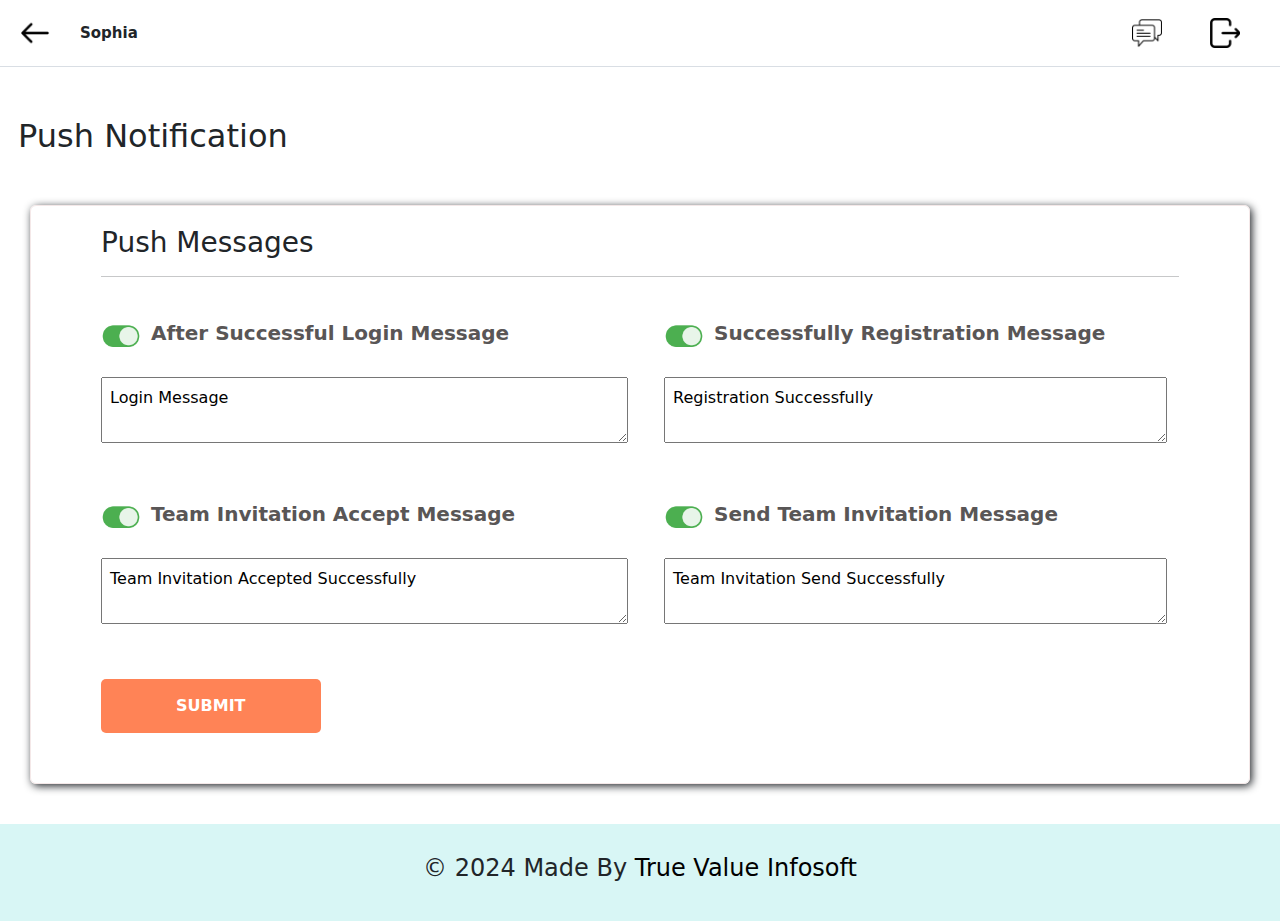
<file: notification/index.html>
<!DOCTYPE html>
<html lang="en">
<head>
    <meta charset="UTF-8">
    <meta name="viewport" content="width=device-width, initial-scale=1.0">
    <title>Document</title>
    <link rel="stylesheet" href="style.css">
    <link href="https://cdn.jsdelivr.net/npm/bootstrap@5.3.3/dist/css/bootstrap.min.css" rel="stylesheet">
    <link rel="stylesheet" href="https://cdnjs.cloudflare.com/ajax/libs/font-awesome/6.5.0/css/all.min.css"/>
</head>
<body>
    <header>
        <div class="nav-bar">
            <div class="nav-menu">
                <nav class="navbar navbar-custom d-flex justify-content-between      align-items-center">
                    <div class="d-flex align-items-center">
                         <img src="back.png" style="width: 30px; height: 30px;">
                      <span>Sophia</span>
                    </div>
                    <div class="d-flex align-items-center gap-5">
                     <img src="chat.png" style="width: 30px; height: 30px;">
                     <img src="exit.png" style="width: 30px; height: 30px;">
                    </div>
                </nav>
            </div>
        </div>
    </header>
    <div class="heading">
        <h2>Push Notification</h2>
    </div>
    <section>
         <div class="notification-box">
            <div class="notification-inner">
            <div class="notification-heading">
                <h3>Push Messages</h3>
                <hr>
            </div>
            <div class="notification-box-inner">
            <div class="row mb-5">
            <div class="col-lg">
                <div class="push-msg">
                    <div class="push-notification-inner d-flex align-items-center">
                      <img src="on-button.png" style="width: 40px; height: 40px;">
                      <h5>After Successful Login Message</h5>
                    </div>
                    <div class="textarea">
                       <textarea class="p-2">Login Message</textarea>
                    </div>
                </div>
            </div>
            <div class="col-lg">
                <div class="push-msg container">
                    <div class="push-notification-inner d-flex align-items-center">
                      <img src="on-button.png" style="width: 40px; height: 40px;">
                      <h5>Successfully Registration Message</h5>
                    </div>
                    <div class="textarea">
                       <textarea class="p-2">Registration Successfully</textarea>
                    </div>
                </div>
            </div>
            </div>

            <div class="row mb-5">
            <div class="col-lg">
                <div class="push-msg">
                    <div class="push-notification-inner d-flex align-items-center">
                      <img src="on-button.png" style="width: 40px; height: 40px;">
                      <h5>Team Invitation Accept Message</h5>
                    </div>
                    <div class="textarea">
                       <textarea class="p-2">Team Invitation Accepted Successfully</textarea>
                    </div>
                </div>
            </div>
            <div class="col-lg">
                <div class="push-msg container">
                    <div class="push-notification-inner d-flex align-items-center">
                      <img src="on-button.png" style="width: 40px; height: 40px;">
                      <h5>Send Team Invitation Message</h5>
                    </div>
                    <div class="textarea">
                       <textarea class="p-2">Team Invitation Send Successfully</textarea>
                    </div>
                </div>
            </div>
            </div>
            <div class="button">
                <button>SUBMIT</button>
            </div>
            
            </div>
            </div>
         </div>
    </section>
    <footer>
        <div class="footer-section">
            <h4>© 2024 Made By <a href="https://www.truevalueinfosoft.com/" target="_blank">True Value Infosoft</a> </h4>
        </div>
    </footer>
</body>
</html>
</file>
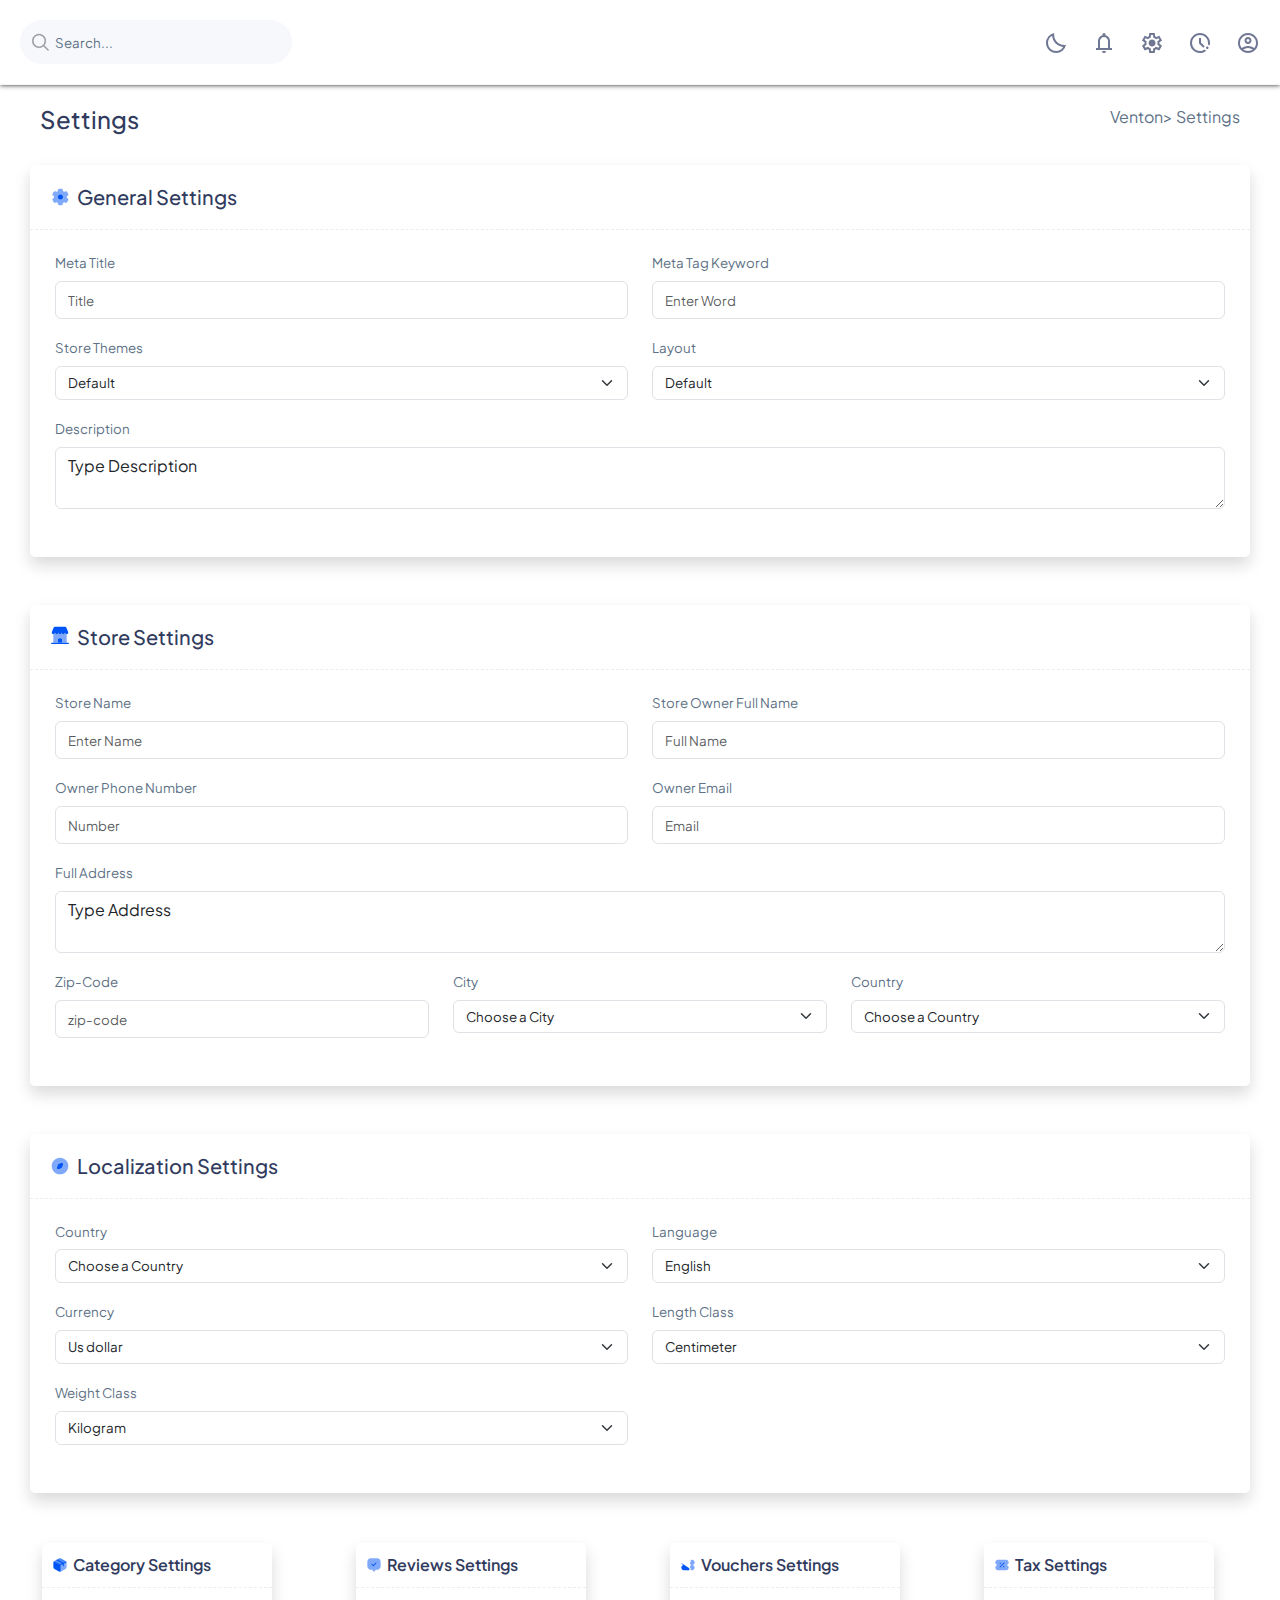
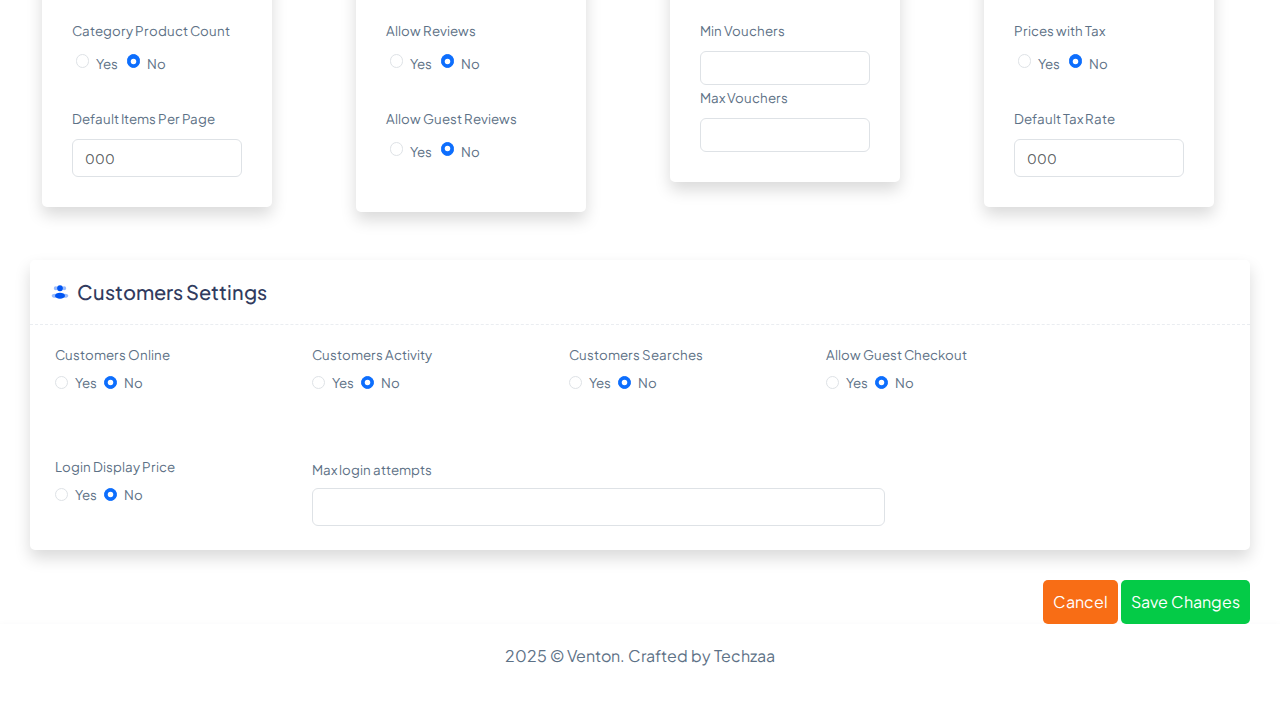
<file: settings/index.html>
<!DOCTYPE html>
<html lang="en">
<head>
    <meta charset="UTF-8">
    <meta name="viewport" content="width=device-width, initial-scale=1.0">
    <title>Document</title>
    <link rel="stylesheet" href="style.css">
    <link href="https://cdn.jsdelivr.net/npm/bootstrap@5.3.3/dist/css/bootstrap.min.css" rel="stylesheet">
    <link rel="stylesheet" href="https://cdnjs.cloudflare.com/ajax/libs/font-awesome/6.7.2/css/all.min.css">
    <link rel="preconnect" href="https://fonts.googleapis.com">
      <link rel="preconnect" href="https://fonts.googleapis.com">
<link rel="preconnect" href="https://fonts.gstatic.com" crossorigin>
<link href="https://fonts.googleapis.com/css2?family=Plus+Jakarta+Sans:ital,wght@0,200..800;1,200..800&display=swap" rel="stylesheet">
</head>
</head>
<body>
    <header class="nav-bar">
        <div class="header-contents d-flex">
            <div class="left-side">
                <input type="search" placeholder="Search...">
            </div>
            <div class="d-flex right-side align-items-center ms-auto gap-4">
                <div class="icon">
                    <button>
                        <img src="bedtime_24dp_707793_FILL0_wght400_GRAD0_opsz24.svg" alt="">
                    </button>
                </div>
                <div class="icon">
                    <button>
                        <img src="notifications_24dp_707793_FILL0_wght400_GRAD0_opsz24.svg" alt="">
                    </button>
                </div>
                <div class="icon">
                    <button>
                        <img src="settings_24dp_707793_FILL0_wght400_GRAD0_opsz24.svg" alt="">
                    </button>
                </div>
                <div class="icon">
                    <button>
                        <img src="pace_24dp_707793_FILL0_wght400_GRAD0_opsz24.svg" alt="">
                    </button>
                </div>
                <div class="icon">
                    <button>
                        <img src="account_circle_24dp_707793_FILL0_wght400_GRAD0_opsz24.svg" alt="">
                    </button>
                </div>
            </div>
        </div>
    </header>
    <div class="heading d-flex">
        <div class="left-heading">
            <h4>Settings</h4>
        </div>
        <div class="right-heading">
            <p><a href="">Venton</a><span>> Settings</span></p>
        </div>
    </div>
    <section>
        <div class="settings-section">
            <div class="settings-inner pb-5">
                <div class="settings-heading d-flex align-items-center">
                    <svg xmlns="http://www.w3.org/2000/svg" width="1em" height="1em" viewBox="0 0 24 24"><path fill="currentColor" fill-rule="evenodd" d="M14.279 2.152C13.909 2 13.439 2 12.5 2s-1.408 0-1.779.152a2 2 0 0 0-1.09 1.083c-.094.223-.13.484-.145.863a1.62 1.62 0 0 1-.796 1.353a1.64 1.64 0 0 1-1.579.008c-.338-.178-.583-.276-.825-.308a2.03 2.03 0 0 0-1.49.396c-.318.242-.553.646-1.022 1.453c-.47.807-.704 1.21-.757 1.605c-.07.526.074 1.058.4 1.479c.148.192.357.353.68.555c.477.297.783.803.783 1.361s-.306 1.064-.782 1.36c-.324.203-.533.364-.682.556a2 2 0 0 0-.399 1.479c.053.394.287.798.757 1.605s.704 1.21 1.022 1.453c.424.323.96.465 1.49.396c.242-.032.487-.13.825-.308a1.64 1.64 0 0 1 1.58.008c.486.28.774.795.795 1.353c.015.38.051.64.145.863c.204.49.596.88 1.09 1.083c.37.152.84.152 1.779.152s1.409 0 1.779-.152a2 2 0 0 0 1.09-1.083c.094-.223.13-.483.145-.863c.02-.558.309-1.074.796-1.353a1.64 1.64 0 0 1 1.579-.008c.338.178.583.276.825.308c.53.07 1.066-.073 1.49-.396c.318-.242.553-.646 1.022-1.453c.47-.807.704-1.21.757-1.605a2 2 0 0 0-.4-1.479c-.148-.192-.357-.353-.68-.555c-.477-.297-.783-.803-.783-1.361s.306-1.064.782-1.36c.324-.203.533-.364.682-.556a2 2 0 0 0 .399-1.479c-.053-.394-.287-.798-.757-1.605s-.704-1.21-1.022-1.453a2.03 2.03 0 0 0-1.49-.396c-.242.032-.487.13-.825.308a1.64 1.64 0 0 1-1.58-.008a1.62 1.62 0 0 1-.795-1.353c-.015-.38-.051-.64-.145-.863a2 2 0 0 0-1.09-1.083" clip-rule="evenodd" opacity=".5"></path><path fill="currentColor" d="M15.523 12c0 1.657-1.354 3-3.023 3s-3.023-1.343-3.023-3S10.83 9 12.5 9s3.023 1.343 3.023 3"></path></svg>
                    <h5 class="mb-0">General Settings</h5>
                    
                </div>
                <div class="settings-body">
                    <div class="row">
                        <div class="col-lg-6">
                            <form action="">
                                <div>
                                    <label for="meta-title" class="form-label">Meta Title</label>
                                    <input type="text" class="form-control" placeholder="Title">
                                </div>
                            </form>
                        </div>
                        <div class="col-lg-6">
                            <form action="">
                                <div>
                                    <label for="meta-tag" class="form-label">Meta Tag Keyword</label>
                                    <input type="text" class="form-control" placeholder="Enter Word">
                                </div>
                            </form>
                        </div>
                        <div class="col-lg-6 mt-3">
                            <form action="">
                                <div class="choices">
                                    <label for="theme" class="form-label">Store Themes</label>
                                    <select class="form-select" name="" id="">
                                        <option value="">Default</option>
                                        <option value="">Dark</option>
                                        <option value="">High Contrast</option>
                                        <option value="">Minimalist</option>
                                    </select>
                                
                                            

                                         
                                </div>
                            </form>
                        </div>

                        <div class="col-lg-6 mt-3">
                            <form action="">
                                <div class="choices">
                                    <label for="layout" class="form-label">Layout</label>
                                    <select class="form-select" name="" id="">
                                        <option value="">Default</option>
                                        <option value="">Dining</option>
                                        <option value="">Electronics</option>
                                        <option value="">Fashion</option>
                                        <option value="">Home</option>
                                        <option value="">Interior</option>
                                    </select>
                                </div>
                            </form>
                        </div>
                        <div class="col-lg-12 mt-3">
                            <div class="textarea">
                                <label class="form-label" for="textarea">Description</label>
                                <textarea class="form-control" name="" id="">Type Description</textarea>
                            </div>
                        </div>
                    </div>
                </div>
            </div>
        </div>

        <div class="settings-section mt-5">
            <div class="settings-inner pb-5">
                <div class="settings-heading d-flex">
                    <svg xmlns="http://www.w3.org/2000/svg" width="1em" height="1em" viewBox="0 0 24 24"><path fill="currentColor" d="M16.528 2H7.472c-1.203 0-1.804 0-2.288.299c-.483.298-.752.836-1.29 1.912L2.491 7.76c-.325.82-.608 1.786-.062 2.479A2 2 0 0 0 6 9a2 2 0 1 0 4 0a2 2 0 1 0 4 0a2 2 0 1 0 4 0a2 2 0 0 0 3.571 1.238c.546-.693.262-1.659-.062-2.479l-1.404-3.548c-.538-1.076-.806-1.614-1.29-1.912C18.332 2 17.73 2 16.528 2M9.5 21.25V18.5c0-.935 0-1.402.201-1.75a1.5 1.5 0 0 1 .549-.549C10.598 16 11.065 16 12 16s1.402 0 1.75.201a1.5 1.5 0 0 1 .549.549c.201.348.201.815.201 1.75v2.75z"></path><path fill="currentColor" fill-rule="evenodd" d="M4 11a2 2 0 0 0 2-2a2 2 0 1 0 4 0a2 2 0 1 0 4 0a2 2 0 1 0 4 0a2 2 0 0 0 2 2v10.25h-5.5V18.5c0-.935 0-1.402-.201-1.75a1.5 1.5 0 0 0-.549-.549C13.402 16 12.935 16 12 16s-1.402 0-1.75.201a1.5 1.5 0 0 0-.549.549c-.201.348-.201.815-.201 1.75v2.75H4z" clip-rule="evenodd" opacity=".5"></path><path fill="currentColor" d="M14.5 21.25H2a.75.75 0 0 0 0 1.5h20a.75.75 0 0 0 0-1.5z"></path></svg>
                    <h5 class="mb-0">Store Settings</h5>
                    
                </div>
                <div class="settings-body">
                    <div class="row">
                        <div class="col-lg-6">
                            <form action="">
                                <div>
                                    <label for="meta-title" class="form-label">Store Name</label>
                                    <input type="text" class="form-control" placeholder="Enter Name">
                                </div>
                            </form>
                        </div>
                        <div class="col-lg-6">
                            <form action="">
                                <div>
                                    <label for="meta-tag" class="form-label">Store Owner Full Name</label>
                                    <input type="text" class="form-control" placeholder="Full Name">
                                </div>
                            </form>
                        </div>
                        <div class="col-lg-6 mt-3">
                            <form action="">
                                <div>
                                    <label for="themes" class="form-label">Owner Phone Number</label>
                                    <input class="form-control" type="number" placeholder="Number">
                                    </select>
                                </div>
                            </form>
                        </div>

                        <div class="col-lg-6 mt-3">
                            <form action="">
                                <div>
                                    <label for="email" class="form-label">Owner Email</label>
                                     <input class="form-control" type="email" placeholder="Email">
                                    </select>
                                </div>
                            </form>
                        </div>
                        <div class="col-lg-12 mt-3">
                            <div class="textarea">
                                <label class="form-label" for="textarea">Full Address</label>
                                <textarea class="form-control" name="" id="">Type Address</textarea>
                            </div>
                        </div>
                        <div class="col-lg-4 mt-3">
                            <form action="">
                                <label for="zip-code" class="form-label">Zip-Code</label>
                                <input class="form-control" type="text" placeholder="zip-code">
                            </form>
                        </div>
                        <div class="col-lg-4 mt-3 choices">
                            <form action="">
                                <label for="zip-code" class="form-label">City</label>
                                <select class="form-select" name="" id="">
                                    <option value="">Choose a City</option>
                                    <option value="">Montreal</option>
                                    <option value="">Toronto</option>
                                    <option value="">Vancouver</option>
                                    <option value=" ">Lyon</option>
                                    <option value="">Marseille</option>
                                    <option value="">Paris</option>
                                    <option value="">Barcelona</option>
                                    <option value="">Madrid</option>
                                    <option value="">Malaga</option>
                                    <option value="">Liverpool</option>
                                    <option value="">London</option>
                                    <option value="">Manchester</option>
                                    <option value="">Newyork</option>
                                    <option value="">Washington</option>
                                    
                                </select>
                            </form>
                        </div>
                        <div class="col-lg-4 mt-3 choices">
                            <form action="">
                                <label for="zip-code" class="form-label">Country</label>
                                <select class="form-select" name="" id="">
                                    <option value="">Choose a Country</option>
                                    <option value="">Australia</option>
                                    <option value="">Canada</option>
                                    <option value="">Denmark</option>
                                    <option value="">France</option>
                                    <option value="">Germany</option>
                                    <option value="">India</option>
                                    <option value="">Netherlands</option>
                                    <option value="">Spain</option>
                                    <option value="">UAE</option>
                                    <option value="">UK</option>
                                    <option value="">USA</option>
                                </select>
                            </form>
                        </div>
                    </div>
                </div>
            </div>
        </div>
        <div class="settings-section mt-5">
            <div class="settings-inner pb-5">
                <div class="settings-heading d-flex align-items-center">
                    <svg xmlns="http://www.w3.org/2000/svg" width="1em" height="1em" viewBox="0 0 24 24"><path fill="currentColor" d="M12 22c5.523 0 10-4.477 10-10S17.523 2 12 2S2 6.477 2 12s4.477 10 10 10" opacity=".5"></path><path fill="currentColor" d="M13.024 14.56c.493-.197.739-.296.932-.465q.075-.065.139-.139c.17-.193.268-.44.465-.932c.924-2.31 1.386-3.465.938-4.124a1.5 1.5 0 0 0-.398-.398c-.66-.448-1.814.014-4.124.938c-.493.197-.74.295-.933.465q-.074.065-.138.139c-.17.193-.268.44-.465.932c-.924 2.31-1.386 3.464-.938 4.124a1.5 1.5 0 0 0 .398.398c.66.448 1.814-.014 4.124-.938"></path></svg>
                    <h5 class="mb-0">Localization Settings</h5>
                    
                </div>
                <div class="settings-body">
                    <div class="row">
                        <div class="col-lg-6">
                            <form action="">
                                <div class="choices">
                                    <label for="country" class="form-label">Country</label>
                                    <select class="form-select" name="country" id="">
                                    <option value="">Choose a Country</option>
                                    <option value="">Australia</option>
                                    <option value="">Canada</option>
                                    <option value="">Denmark</option>
                                    <option value="">France</option>
                                    <option value="">Germany</option>
                                    <option value="">India</option>
                                    <option value="">Netherlands</option>
                                    <option value="">Spain</option>
                                    <option value="">UAE</option>
                                    <option value="">UK</option>
                                    <option value="">USA</option>
                                </select>
                                </div>
                            </form>
                        </div>
                        <div class="col-lg-6">
                            <form action="">
                                <div class="choices">
                                    <label for="language" class="form-label">Language</label>
                                    <select class="form-select" name="language" id="">
                                    <option value="">English</option>
                                    <option value="">Arabic</option>
                                    <option value="">Armanian</option>
                                    <option value="">Catalan</option>
                                    <option value="">French</option>
                                    <option value="">German</option>
                                    <option value="">Hindi</option>
                                    <option value="">Italian</option>
                                    <option value="">Japanese</option>
                                    <option value="">Russian</option>
                                    <option value="">Spanish</option>
                                    <option value="">Turkish</option>
                                </select>
                                </div>
                            </form>
                        </div>
                        <div class="col-lg-6 mt-3">
                            <form action="">
                                <div class="choices">
                                    <label for="currency" class="form-label">Currency</label>
                                    <select class="form-select" name="" id="">
                                        <option value="">Us dollar</option>
                                        <option value="">Australian dollar</option>
                                        <option value="">Euro</option>
                                        <option value="">Indian Rupee</option>
                                        <option value="">Japanese Yen</option>
                                        <option value="">Korean Won</option>
                                        <option value="">Pound</option>
                                    </select>
                                
                                            

                                         
                                </div>
                            </form>
                        </div>

                        <div class="col-lg-6 mt-3">
                            <form action="">
                                <div class="choices">
                                    <label for="centimeter" class="form-label">Length Class</label>
                                    <select class="form-select" name="" id="">
                                        <option value="">Centimeter</option>
                                        <option value="">Inch</option>
                                        <option value="">Millimeter</option>
                                        
                                    </select>
                                </div>
                            </form>
                        </div>

                        <div class="col-lg-6 mt-3">
                            <form action="">
                                <div class="choices">
                                    <label for="weight" class="form-label">Weight Class</label>
                                    <select class="form-select" name="" id="">
                                        <option value="">Kilogram</option>
                                        <option value="">Gram</option>
                                        <option value="">Ounce</option>
                                        <option value="">Pound</option>   
                                    </select>
                                </div>
                            </form>
                        </div>
                        
                    </div>
                </div>
            </div>
        </div>
        <div class="row container-fluid">
            <div class="col-lg-3">
                <div class="settings-card">
                    <div class="settings-card-inner d-flex align-items-center">
                        <svg xmlns="http://www.w3.org/2000/svg" width="1em" height="1em" viewBox="0 0 24 24"><path fill="currentColor" d="M8.422 20.618C10.178 21.54 11.056 22 12 22V12L2.638 7.073l-.04.067C2 8.154 2 9.417 2 11.942v.117c0 2.524 0 3.787.597 4.801c.598 1.015 1.674 1.58 3.825 2.709z"></path><path fill="currentColor" d="m17.577 4.432l-2-1.05C13.822 2.461 12.944 2 12 2c-.945 0-1.822.46-3.578 1.382l-2 1.05C4.318 5.536 3.242 6.1 2.638 7.072L12 12l9.362-4.927c-.606-.973-1.68-1.537-3.785-2.641" opacity=".7"></path><path fill="currentColor" d="m21.403 7.14l-.041-.067L12 12v10c.944 0 1.822-.46 3.578-1.382l2-1.05c2.151-1.129 3.227-1.693 3.825-2.708c.597-1.014.597-2.277.597-4.8v-.117c0-2.525 0-3.788-.597-4.802" opacity=".5"></path><path fill="currentColor" d="m6.323 4.484l.1-.052l1.493-.784l9.1 5.005l4.025-2.011q.205.232.362.498c.15.254.262.524.346.825L17.75 9.964V13a.75.75 0 0 1-1.5 0v-2.286l-3.5 1.75v9.44A3 3 0 0 1 12 22c-.248 0-.493-.032-.75-.096v-9.44l-8.998-4.5c.084-.3.196-.57.346-.824q.156-.266.362-.498l9.04 4.52l3.387-1.693z"></path></svg>
                        <p class="mb-0 ">Category Settings</p>
                    </div>
                    <div class="category-body">
                    <div class="category-body-inner">
                        <label for="">Category Product Count</label>
                   
                    <div class="checkbox d-flex align-items-center">
                        <div class="form-check">
                            <input type="radio" class="form-check-input" id="radio1" name="optradio1" value="option1" checked>
                            <label class="form-check-label" for="radio1">Yes</label>
                        </div>
                        <div class="form-check">
                            <input type="radio" class="form-check-input" id="radio2" name="optradio1" value="option1" checked>
                            <label class="form-check-label" for="radio1">No</label>
                        </div>
                        
                    </div>
                    </div>
                    <div class="input">
                            <label class="form-label" for="">Default Items Per Page</label>
                            <input class="form-control" type="number" placeholder="000">
                        </div>
                        </div>
                </div>
            </div>
            <div class="col-lg-3">
                <div class="settings-card">
                    <div class="settings-card-inner d-flex align-items-center">
                        <svg xmlns="http://www.w3.org/2000/svg" width="1em" height="1em" viewBox="0 0 24 24"><path fill="currentColor" d="m13.629 20.472l-.542.916c-.483.816-1.69.816-2.174 0l-.542-.916c-.42-.71-.63-1.066-.968-1.262c-.338-.197-.763-.204-1.613-.219c-1.256-.021-2.043-.098-2.703-.372a5 5 0 0 1-2.706-2.706C2 14.995 2 13.83 2 11.5v-1c0-3.273 0-4.91.737-6.112a5 5 0 0 1 1.65-1.651C5.59 2 7.228 2 10.5 2h3c3.273 0 4.91 0 6.113.737a5 5 0 0 1 1.65 1.65C22 5.59 22 7.228 22 10.5v1c0 2.33 0 3.495-.38 4.413a5 5 0 0 1-2.707 2.706c-.66.274-1.447.35-2.703.372c-.85.015-1.275.022-1.613.219c-.338.196-.548.551-.968 1.262" opacity=".5"></path><path fill="currentColor" d="M15.53 9.53a.75.75 0 0 0-1.06-1.06l-3.48 3.48l-1.47-1.411a.75.75 0 1 0-1.04 1.082l2 1.92a.75.75 0 0 0 1.05-.01z"></path></svg>
                        <p class="mb-0">Reviews Settings</p>
                    </div>
                    <div class="category-body">
                    <div class="category-body-inner">
                    <label for="">Allow Reviews</label>
                    <div class="checkbox d-flex">
                        <div class="form-check">
                            <input type="radio" class="form-check-input" id="radio3" name="optradio2" value="option2" checked>
                            <label class="form-check-label" for="radio2">Yes</label>
                        </div>
                        <div class="form-check">
                            <input type="radio" class="form-check-input" id="radio4" name="optradio2" value="option2" checked>
                            <label class="form-check-label" for="radio2">No</label>
                        </div>
                    </div>
                    </div>

                    <label for="">Allow Guest Reviews</label>
                    <div class="checkbox d-flex pb-2">
                        <div class="form-check">
                            <input type="radio" class="form-check-input" id="radio5" name="optradio3" value="option2" checked>
                            <label class="form-check-label" for="radio2">Yes</label>
                        </div>
                        <div class="form-check">
                            <input type="radio" class="form-check-input" id="radio6" name="optradio3" value="option2" checked>
                            <label class="form-check-label" for="radio2">No</label>
                        </div>
                    </div>
                    </div>
                </div>
            </div>
            <div class="col-lg-3">
                <div class="settings-card">
                    <div class="settings-card-inner d-flex align-items-center">
                        <svg xmlns="http://www.w3.org/2000/svg" width="1em" height="1em" viewBox="0 0 24 24"><path fill="currentColor" fill-rule="evenodd" d="m14.014 17l-.006 2.003c-.001.47-.002.705-.149.851s-.382.146-.854.146h-3.01c-3.78 0-5.67 0-6.845-1.172c-.81-.806-1.061-1.951-1.14-3.817c-.015-.37-.023-.556.046-.679c.07-.123.345-.277.897-.586a1.999 1.999 0 0 0 0-3.492c-.552-.308-.828-.463-.897-.586s-.061-.308-.045-.679c.q078-1.866.33-3.01 1.139-3.817C4.324 4 6.214 4 9.995 4h3.51a.5.5 0 0 1 .501.499L14.014 7c0 .552.449 1 1.002 1v2c-.553 0-1.002.448-1.002 1v2c0 .552.449 1 1.002 1v2c-.553 0-1.002.448-1.002 1" clip-rule="evenodd"></path><path fill="currentColor" d="M15.017 16c.553 0 1.002.448 1.002 1v1.976c0 .482 0 .723.155.87c.154.148.39.138.863.118c1.863-.079 3.007-.331 3.814-1.136c.809-.806 1.06-1.952 1.139-3.818c.015-.37.023-.555-.046-.678c-.069-.124-.345-.278-.897-.586a1.999 1.999 0 0 1 0-3.492c.552-.309.828-.463.897-.586c.07-.124.061-.309.046-.679c-.079-1.866-.33-3.011-1.14-3.818c-.877-.875-2.154-1.096-4.322-1.152a.497.497 0 0 0-.509.497V7c0 .552-.449 1-1.002 1v2a1 1 0 0 1 1.002 1v2c0 .552-.449 1-1.002 1z" opacity=".5"></path></svg>
                        <p class="mb-0">Vouchers Settings</p>
                    </div>
                    <div class="category-body">
                    <div class="checkbox">
                        <label class="form-label" for="">Min Vouchers</label>
                        <input class="form-control" type="number">
                    </div>
                    <div class="checkbox">
                        <label class="form-label" for="">Max Vouchers</label>
                        <input class="form-control" type="number">
                    </div>
                    </div>
                    
                </div>
            </div>
            <div class="col-lg-3">
                <div class="settings-card">
                    <div class="settings-card-inner d-flex align-items-center">
                        <svg xmlns="http://www.w3.org/2000/svg" width="1em" height="1em" viewBox="0 0 24 24"><path fill="currentColor" d="M14.005 4h-4.01c-3.78 0-5.67 0-6.845 1.172c-.81.806-1.061 1.951-1.14 3.817c-.015.37-.023.556.046.679c.07.123.345.278.897.586a1.999 1.999 0 0 1 0 3.492c-.552.309-.828.463-.897.586s-.061.308-.045.678c.078 1.867.33 3.012 1.139 3.818C4.324 20 6.214 20 9.995 20h4.01c3.78 0 5.67 0 6.845-1.172c.81-.806 1.061-1.951 1.14-3.817c.015-.37.023-.556-.046-.679c-.07-.123-.345-.277-.897-.586a1.999 1.999 0 0 1 0-3.492c.552-.308.828-.463.897-.586s.061-.308.045-.679c-.078-1.866-.33-3.01-1.139-3.817C19.676 4 17.786 4 14.005 4" opacity=".5"></path><path fill="currentColor" d="M15.548 8.47a.75.75 0 0 1 0 1.06l-6.015 6a.753.753 0 0 1-1.064 0a.75.75 0 0 1 0-1.06l6.015-6a.753.753 0 0 1 1.063 0m-1.032 7.03a1.001 1.001 0 1 0 0-2a1.001 1.001 0 1 0 0 2m-5.013-5a1.001 1.001 0 1 0 0-2a1.001 1.001 0 1 0 0 2"></path></svg>
                        <p class="mb-0">Tax Settings</p>
                    </div>
                    <div class="category-body">
                    <div class="category-body-inner">
                    <label for="">Prices with Tax</label>
                    <div class="checkbox d-flex">
                        <div class="form-check">
                            <input type="radio" class="form-check-input" id="radio7" name="optradio4" value="option2" checked>
                            <label class="form-check-label" for="radio2">Yes</label>
                        </div>
                        <div class="form-check">
                            <input type="radio" class="form-check-input" id="radio8" name="optradio4" value="option2" checked>
                            <label class="form-check-label" for="radio2">No</label>
                        </div>
                    </div>
                    </div>
                    <div class="input">
                        <label class="form-label" for="">Default Tax Rate</label>
                        <input class="form-control" type="text" placeholder="000">
                        </div>
                        </div>
                </div>
            </div>
        </div>
        <div class="settings-section mt-5">
            <div class="settings-inner pb-4">
                <div class="settings-heading d-flex align-items-center">
                    <svg xmlns="http://www.w3.org/2000/svg" width="1em" height="1em" viewBox="0 0 24 24"><path fill="currentColor" d="M15.5 7.5a3.5 3.5 0 1 1-7 0a3.5 3.5 0 0 1 7 0"></path><path fill="currentColor" d="M19.5 7.5a2.5 2.5 0 1 1-5 0a2.5 2.5 0 0 1 5 0m-15 0a2.5 2.5 0 1 0 5 0a2.5 2.5 0 0 0-5 0" opacity=".4"></path><path fill="currentColor" d="M18 16.5c0 1.933-2.686 3.5-6 3.5s-6-1.567-6-3.5S8.686 13 12 13s6 1.567 6 3.5"></path><path fill="currentColor" d="M22 16.5c0 1.38-1.79 2.5-4 2.5s-4-1.12-4-2.5s1.79-2.5 4-2.5s4 1.12 4 2.5m-20 0C2 17.88 3.79 19 6 19s4-1.12 4-2.5S8.21 14 6 14s-4 1.12-4 2.5" opacity=".4"></path></svg>
                    <h5 class="mb-0">Customers Settings</h5>
                    
                </div>
                <div class="settings-body">
                    <div class="row customer-settings-body">
                        <div class="col-lg-2">
                            <div class="customers-settings">
                                <div class="customers-section-inner">
                                    <label for="" class="mb-2">Customers Online</label>
                        <div class="checkbox d-flex">
                            <div class="form-check">
                            <input type="radio" class="form-check-input" id="radio9" name="optradio5" value="option2" checked>Yes
                            <label class="form-check-label" for="radio2"></1label>
                            </div>
                            <div class="form-check">
                            <input type="radio" class="form-check-input" id="radio10" name="optradio5" value="option2" checked>No
                            <label class="form-check-label" for="radio2"></label>
                            </div>
                        </div>
                                </div>
                            </div>
                        </div>
                        <div class="col-lg-2">
                            <div class="customers-settings">
                                <div class="customers-section-inner">
                                    <label for="" class="mb-2">Customers Activity</label>
                        <div class="checkbox d-flex">
                            <div class="form-check">
                            <input type="radio" class="form-check-input" id="radio11" name="optradio6" value="option2" checked>Yes
                            <label class="form-check-label" for="radio2"></label>
                            </div>
                            <div class="form-check">
                            <input type="radio" class="form-check-input" id="radio12" name="optradio6" value="option2" checked>No
                            <label class="form-check-label" for="radio2"></label>
                            </div>
                        </div>
                                </div>
                            </div>
                        </div>
                        <div class="col-lg-2">
                            <div class="customers-settings">
                                <div class="customers-section-inner">
                                    <label for="" class="mb-2">Customers Searches</label>
                        <div class="checkbox d-flex">
                            <div class="form-check">
                            <input type="radio" class="form-check-input" id="radio13" name="optradio7" value="option2" checked>Yes
                            <label class="form-check-label" for="radio2"></label>
                            </div>
                            <div class="form-check">
                            <input type="radio" class="form-check-input" id="radio14" name="optradio7" value="option2" checked>No
                            <label class="form-check-label" for="radio2"></label>
                            </div>
                        </div>
                                </div>
                            </div>
                        </div>
                        <div class="col-lg-2">
                            <div class="customers-settings">
                                <div class="customers-section-inner">
                                    <label for="" class="mb-2">Allow Guest Checkout</label>
                        <div class="checkbox d-flex">
                            <div class="form-check">
                            <input type="radio" class="form-check-input" id="radio15" name="optradio8" value="option2" checked>Yes
                            <label class="form-check-label" for="radio2"></label>
                            </div>
                            <div class="form-check">
                            <input type="radio" class="form-check-input" id="radio16" name="optradio8" value="option2" checked>No
                            <label class="form-check-label" for="radio2"></label>
                            </div>
                        </div>
                                </div>
                            </div>
                        </div>
                        <div class="col-lg-2">
                            <div class="customers-settings">
                                <div class="customers-section-inner">
                                    <label for="" class="mb-2">Login Display Price</label>
                                    <div class="checkbox d-flex">
                                        <div class="form-check">
                            <input type="radio" class="form-check-input" id="radio17" name="optradio9" value="option2" checked>Yes
                            <label class="form-check-label" for="radio2"></label>
                                        </div>
                                        <div class="form-check">
                            <input type="radio" class="form-check-input" id="radio18" name="optradio9" value="option2" checked>No
                            <label class="form-check-label" for="radio2"></label>
                                        </div>
                                    </div>
                                </div>
                            </div>
                        </div>
                        <div class="col-lg-6 max-login">
                            <label class="form-label" for="">Max login attempts</label>
                            <input class="form-control" type="text">
                        </div>
                        
                       
                    </div>
                </div>
            </div>
        </div>
        <div class="buttons d-flex">
            <div class="cancel">
                <button>Cancel</button>
            </div>
            <div class="save">
                <button>Save Changes</button>
            </div>
        </div>

    </section>
    <footer>
        <div class="footer-section">
            <p>2025 © Venton. Crafted by  Techzaa</p>
        </div>
    </footer>
    <script src="script.js"></script>
</body>
</html>
</file>
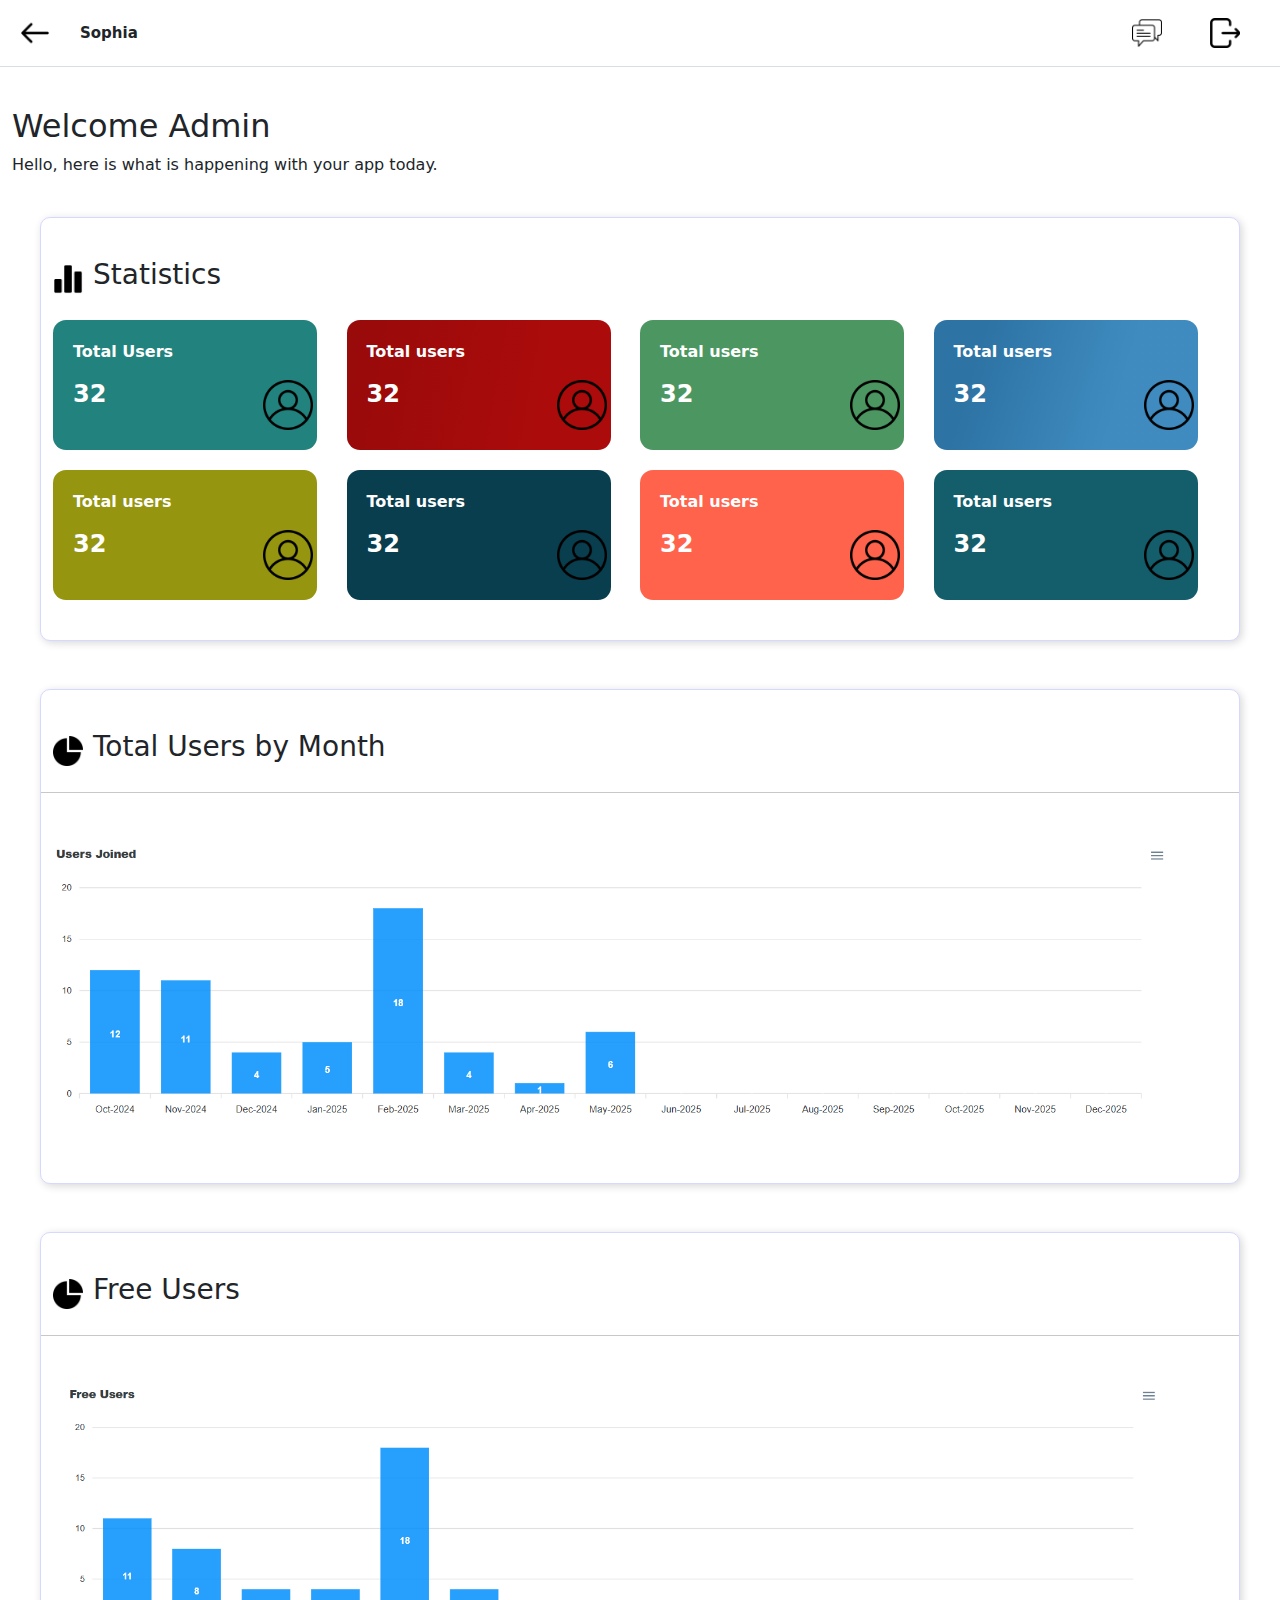
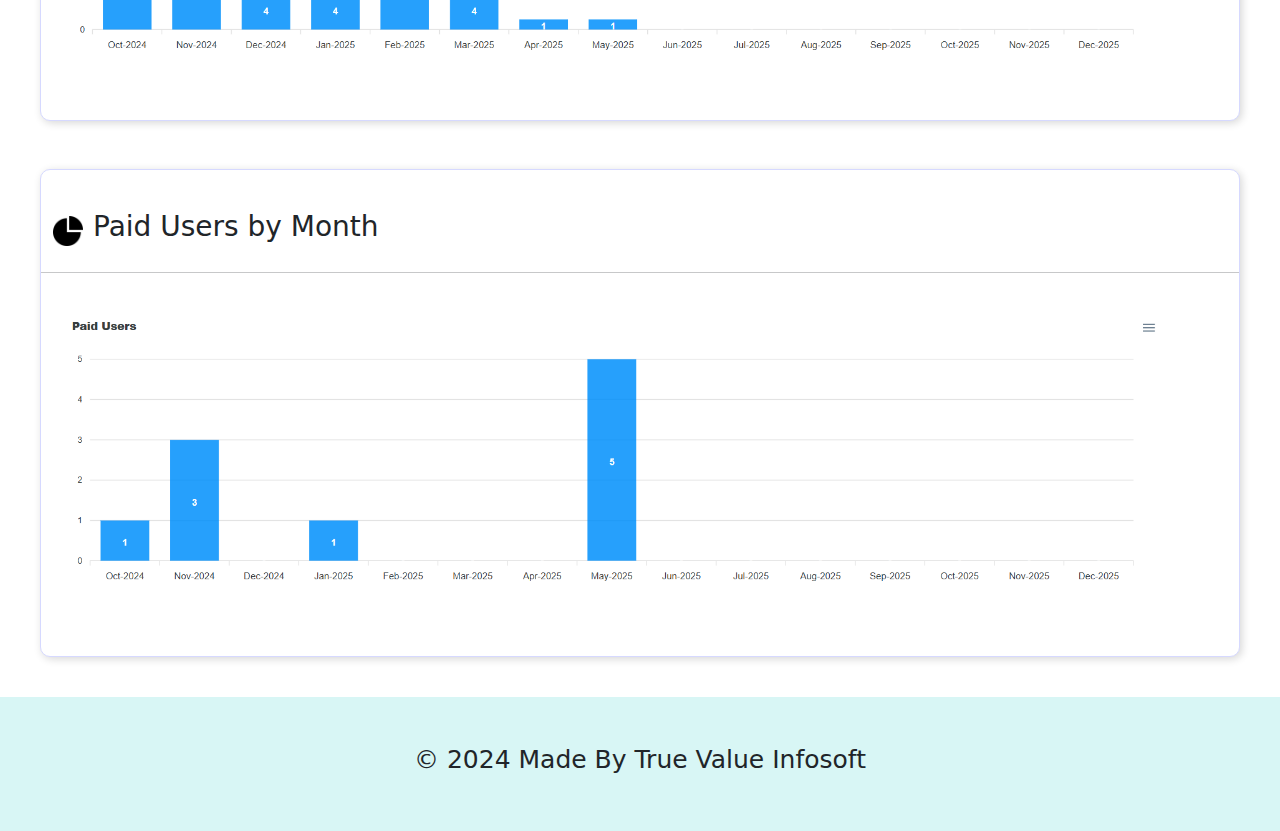
<file: statistics/index.html>
<!DOCTYPE html>
<html lang="en">
<head>
    <meta charset="UTF-8">
    <meta name="viewport" content="width=device-width, initial-scale=1.0">
    <title>Document</title>
    <link rel="stylesheet" href="style.css">
        <link href="https://cdn.jsdelivr.net/npm/bootstrap@5.3.3/dist/css/bootstrap.min.css" rel="stylesheet">
        <link rel="stylesheet" href="https://cdnjs.cloudflare.com/ajax/libs/font-awesome/6.5.0/css/all.min.css"/>

</head>
<body>
    <header>
        
            <div class="nav-bar">
                <div class="nav-menu">
                    <nav class="navbar navbar-custom d-flex justify-content-between align-items-center">
                      <div class="d-flex align-items-center">
                         <img src="back.png" style="width: 30px; height: 30px;">
                      <span>Sophia</span>
                      </div>
                <div class="d-flex align-items-center gap-5">
                     <img src="chat.png" style="width: 30px; height: 30px;">
                     <img src="exit.png" style="width: 30px; height: 30px;">
                </div>
                   </nav>
                </div>
            </div>
    </header>
    <section>
        <div class="heading container-fluid">
            <h2>Welcome Admin</h2>
            <p>Hello, here is what is happening with your app today.</p>
        </div>
        
    </section>
    <section>
        <div class="statistics">
            <div class="statistics-heading container-fluid d-flex align-items-center">
                <span><img src="bar-chart.png" style="width: 30px; height: 30px;"></span><h3>Statistics</h3>
            </div>
            <div class="statistics-box container-fluid">
                <div class="first row g-0">
                    <div class="col-md-3 ">
                        <div class="statistics-inner-box box-1">
                                 
                                    <p>Total Users</p>
                                    <div class="icon">
                                     <h4>32</h4>
                                      <img src="user (1).png" style="width: 50px; height: 50px;">
                                  </div>
                        </div>
                    </div>
                    <div class="col-md-3">
                        <div class="statistics-inner-box box-2">
                                 
                                    <p>Total users</p>
                                    <div class="icon">
                                     <h4>32</h4>
                                      <img src="user (1).png" style="width: 50px; height: 50px;">
                                  </div>
                        </div>
                    </div>
                    <div class="col-md-3">
                        <div class="statistics-inner-box box-3">
                                 
                                    <p>Total users</p>
                                    <div class="icon">
                                     <h4>32</h4>
                                      <img src="user (1).png" style="width: 50px; height: 50px;">
                                  </div>
                        </div>
                    </div>
                    <div class="col-md-3">
                        <div class="statistics-inner-box box-4">
                                 
                                    <p>Total users</p>
                                    <div class="icon">
                                     <h4>32</h4>
                                      <img src="user (1).png" style="width: 50px; height: 50px;">
                                  </div>
                        </div>
                    </div>
                </div>
                <div class="row g-0">
                    <div class="col-md-3">
                        <div class="statistics-inner-box box-5">
                                 
                                    <p>Total users</p>
                                    <div class="icon">
                                     <h4>32</h4>
                                      <img src="user (1).png" style="width: 50px; height: 50px;">
                                  </div>
                        </div>
                    </div>
                    <div class="col-md-3">
                        <div class="statistics-inner-box box-6">
                                 
                                    <p>Total users</p>
                                    <div class="icon">
                                     <h4>32</h4>
                                      <img src="user (1).png" style="width: 50px; height: 50px;">
                                  </div>
                        </div>
                    </div>
                    <div class="col-md-3">
                        <div class="statistics-inner-box box-7">
                                 
                                    <p>Total users</p>
                                    <div class="icon">
                                     <h4>32</h4>
                                      <img src="user (1).png" style="width: 50px; height: 50px;">
                                  </div>
                        </div>
                    </div>
                    <div class="col-md-3">
                        <div class="statistics-inner-box box-8">
                                 
                                    <p>Total users</p>
                                    <div class="icon">
                                     <h4>32</h4>
                                      <img src="user (1).png" style="width: 50px; height: 50px;">
                                  </div>
                        </div>
                    </div>
                </div>
            </div>
        </div>
        
    </section>
    <section>
        <div class="statistics mt-5">
            <div class="statistics-heading container-fluid d-flex align-items-center">
                <span><img src="pie-chart.png" style="height: 30px; width: 30px;"></span><h3>Total Users by Month</h3>
            
            </div>
            <hr>
            <div class="chart">
                <img src="chart.png" style="width: 95%;">
            </div>
            
            
        </div>

        <div class="statistics mt-5">
            <div class="statistics-heading container-fluid d-flex align-items-center">
                <span><img src="pie-chart.png" style="height: 30px; width: 30px;"></span><h3>Free Users</h3>
            
            </div>
            <hr>
            <div class="chart">
                <img src="chart2.png" style="width: 95%;">
            </div>
            
            
        </div>
        <div class="statistics mt-5">
            <div class="statistics-heading container-fluid d-flex align-items-center">
                <span><img src="pie-chart.png" style="height: 30px; width: 30px;"></span><h3>Paid Users by Month</h3>
            
            </div>
            <hr>
            <div class="chart">
                <img src="chart3.png" style="width: 95%;">
            </div>
            
            
        </div>

    </section>
    <footer>
        <div class="footer-section p-5">
            <h3>© 2024 Made By True Value Infosoft</h3>
        </div>
    </footer>
</body>
</html>
</file>
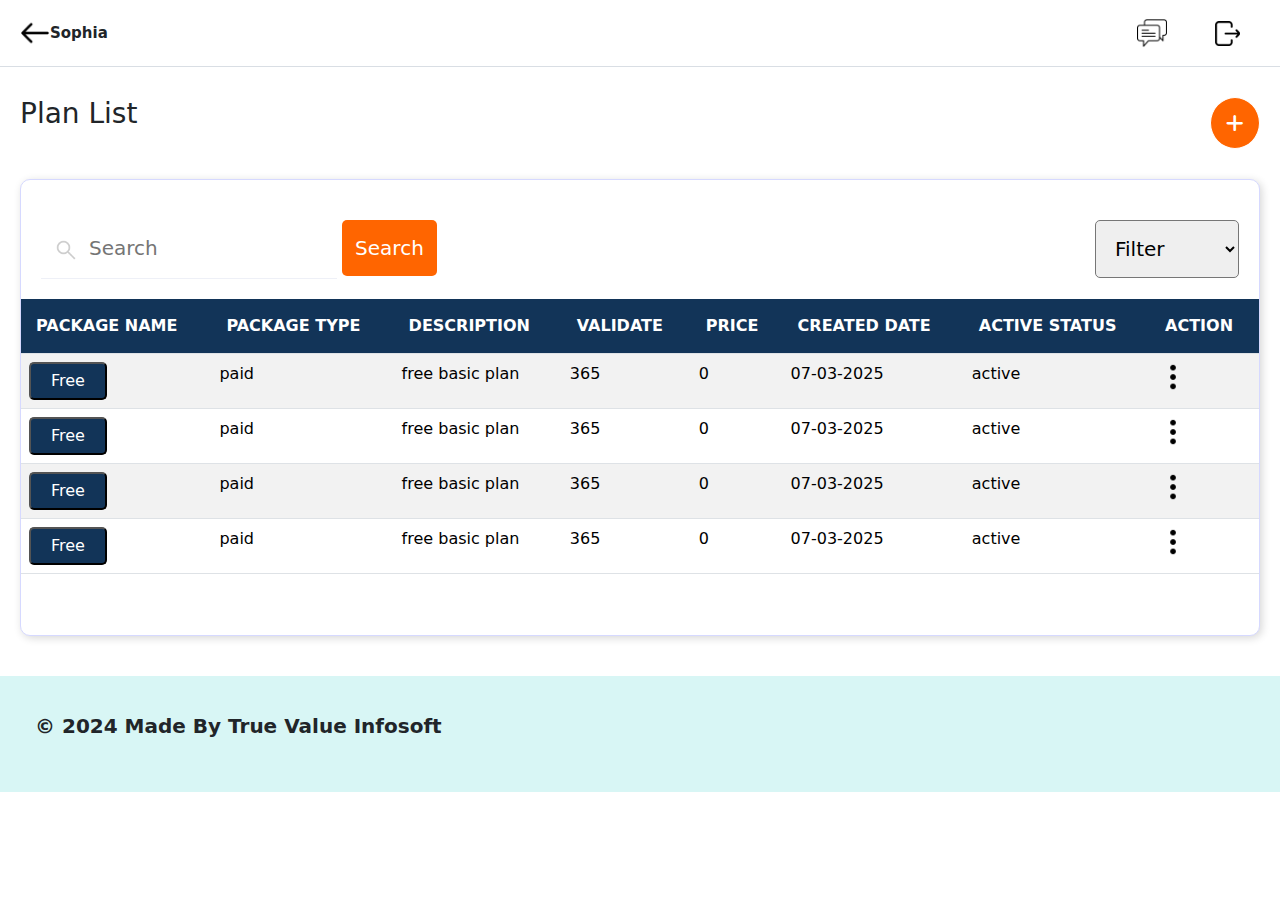
<file: subscription-list/index.html>
<!DOCTYPE html>
<html lang="en">
<head>
    <meta charset="UTF-8">
    <meta name="viewport" content="width=device-width, initial-scale=1.0">
    <title>Document</title>
    <link rel="stylesheet" href="style.css">
    <link href="https://cdn.jsdelivr.net/npm/bootstrap@5.3.3/dist/css/bootstrap.min.css" rel="stylesheet">
    <link rel="stylesheet" href="https://cdnjs.cloudflare.com/ajax/libs/font-awesome/6.5.0/css/all.min.css"/>
    <script src="https://cdn.jsdelivr.net/npm/bootstrap@5.3.3/dist/js/bootstrap.bundle.min.js"></script>
</head>
<body>
    <header>
        <div class="nav-bar">
            <div class="nav-menu">
                <nav class="navbar navbar-custom d-flex justify-content-between align-items-center">
                    <div class="d-flex align-items-center">
                         <img src="back.png" style="width: 30px; height: 30px;">
                      <span>Sophia</span>
                    </div>
                    <div class="d-flex align-items-center gap-5">

                     <img src="chat.png" style="width: 30px; height: 30px; cursor: pointer;" data-bs-toggle="modal" data-bs-target="#myModal">
                      <div class="modal" id="myModal">
                          <div class="modal-dialog modal-dialog-centered" style="max-width: 650px;">
                             <div class="modal-content">

      
                               <div class="modal-header">
                                  <h4 class="modal-title">Support</h4>
                                  <button type="button" class="btn-close" data-bs-dismiss="modal"></button>
                               </div>

      
                              <div class="modal-body">
                                <div class="row align-items-center">
                                    <div class="col-md-5">
                                        <img src="support.png" style="width: 100%; height: 100%;">
                                    </div>
                                    <div class="col-md-7 text-left">
                                       <ul class="list-unstyled">
                                        <li>
                                            <span><i class="fa-solid fa-phone"></i></span>
                                            <a href="">+91 9057801818</a>
                                        </li>
                                        <li class="d-flex align-items-center">
                                            <span><i class="fa-solid fa-envelope"></i></span>
                                            <a href="">reminder.daasuapp@gmail.com</a>
                                        </li>
                                       </ul>
                                    </div>
                                </div>
                              </div>

      
      

                           </div>
                          </div>
                        </div>
                     <img src="exit.png" style="width: 25px; height: 25px; cursor: pointer;" data-bs-toggle="modal" data-bs-target="#exitModal">
                     <div class="modal" id="exitModal">
                          <div class="modal-dialog modal-dialog-centered" style="max-width: 500px;">
                             <div class="modal-content">

      
                               <div class="modal-header">
                                  <h4 class="modal-title">Log Out</h4>
                                  <button type="button" class="btn-close" data-bs-dismiss="modal"></button>
                               </div>

      
                              <div class="modal-body">
                                <div class="row align-items-center text-center">
                                    <h4>Warning !!</h4>
                                    <p>Are you sure you want to Log Out ?</p>
                                    <div class="modal-buttons g-3">
                                        <button class="btn1">no</button>
                                        <button class="btn2">Yes</button>
                                    </div>
                                </div>
                              </div>

      
      

                           </div>
                          </div>
                        </div>
                              
                    </div>
                </nav>
            </div>
        </div>
    </header>
    <div class="heading d-flex">
        <div class="left-side">
            <h3>Plan List</h3>
        </div>
        <div class="right-side">
            <i class="fa-solid fa-plus"></i>
        </div>
    </div>
    <section>
        <div class="plan">
            <div class="plan-box d-flex">
                <div class="plan-inner">
                    <input type="search" placeholder="Search">
                    <button>Search</button>
                </div>
                <div class="filter-option">
                    <select name="" id="">
                        <option value="">Filter</option>
                        <option value="">Free Plan</option>
                        <option value="">Paid Plan</option>
                    </select>
                </div>
            </div>
            <div class="table-section">
                <table class="table table-striped">
                    <thead>
                        <tr>
                            <th>PACKAGE NAME</th>
                            <th>PACKAGE TYPE</th>
                            <th>DESCRIPTION</th>
                            <th>VALIDATE</th>
                            <th>PRICE</th>
                            <th>CREATED DATE</th>
                            <th>ACTIVE STATUS</th>
                            <th>ACTION</th>
                        </tr>
                    </thead>
                    <tbody>
                        <tr>
                            <td><button>Free</button></td>
                            <td>paid</td>
                            <td>free basic plan</td>
                            <td>365</td>
                            <td>0</td>
                            <td>07-03-2025</td>
                            <td>active</td>
                            <td><img src="dots (2).png" style="width: 30px; height: 30px;"></td>
                        </tr>
                        <tr>
                            <td><button>Free</button></td>
                            <td>paid</td>
                            <td>free basic plan</td>
                            <td>365</td>
                            <td>0</td>
                            <td>07-03-2025</td>
                            <td>active</td>
                            <td><img src="dots (2).png" style="width: 30px; height: 30px;"></td>
                        </tr>
                        <tr>
                            <td><button>Free</button></td>
                            <td>paid</td>
                            <td>free basic plan</td>
                            <td>365</td>
                            <td>0</td>
                            <td>07-03-2025</td>
                            <td>active</td>
                            <td><img src="dots (2).png" style="width: 30px; height: 30px;"></td>
                        </tr>
                        <tr>
                            <td><button>Free</button></td>
                            <td>paid</td>
                            <td>free basic plan</td>
                            <td>365</td>
                            <td>0</td>
                            <td>07-03-2025</td>
                            <td>active</td>
                            <td><img src="dots (2).png" style="width: 30px; height: 30px;"></td>
                        </tr>
                    </tbody>
                </table>
            </div>
        </div>
    </section>
    <footer>
        <div class="footer-section">
            <p>© 2024 Made By True Value Infosoft</p>
        </div>
    </footer>
</body>
</html>
</file>
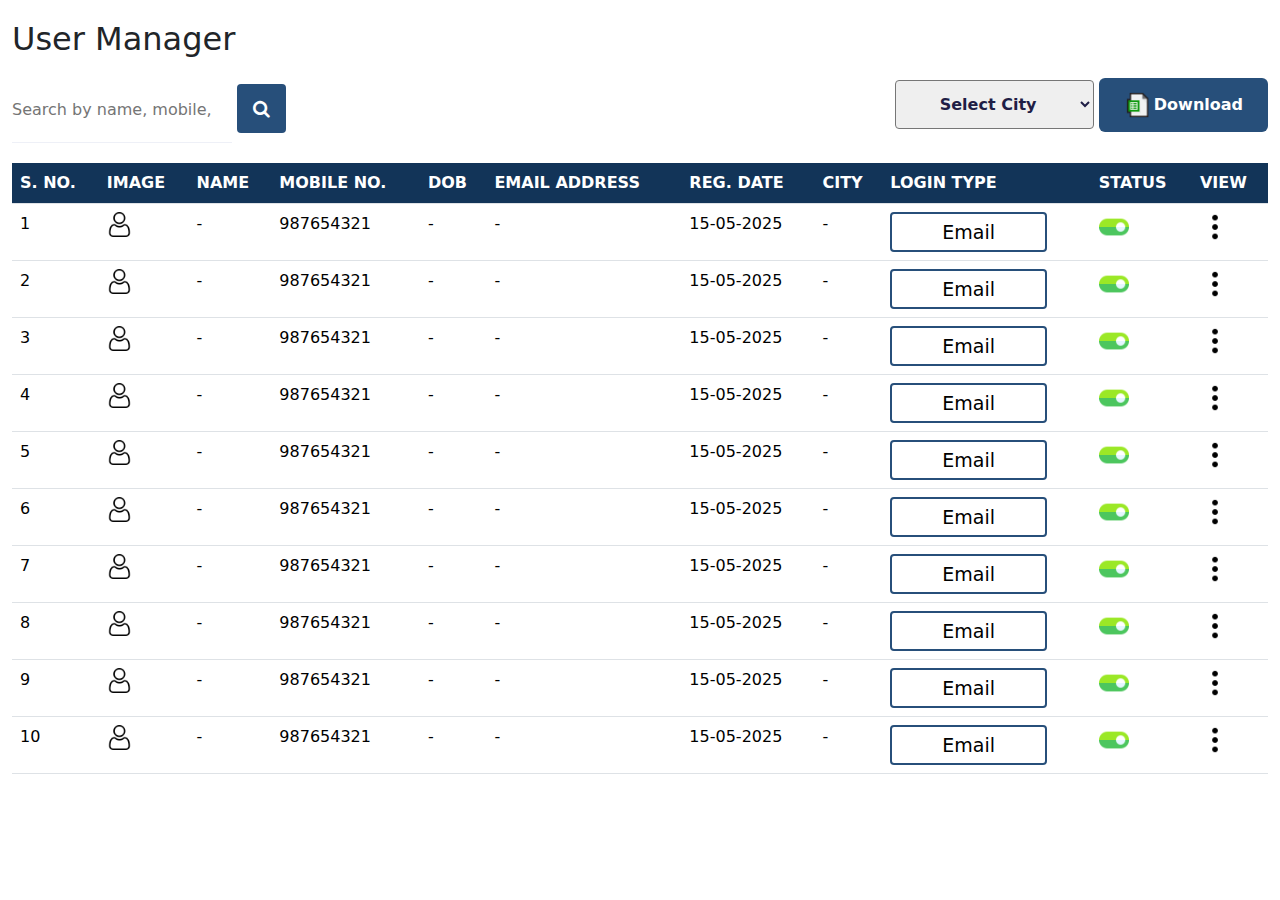
<file: user_manager/index.html>
<!DOCTYPE html>
<html lang="en">
<head>
    <meta charset="UTF-8">
    <meta name="viewport" content="width=device-width, initial-scale=1.0">
    <title>Document</title>
    <link rel="stylesheet" href="style.css">
    <link rel="stylesheet" href="https://cdnjs.cloudflare.com/ajax/libs/font-awesome/4.7.0/css/font-awesome.css" />
    <link href="https://cdn.jsdelivr.net/npm/bootstrap@5.3.3/dist/css/bootstrap.min.css" rel="stylesheet">

</head>
<body>
<div class="container-fluid">
    <header>
        
        <h2 class="mb-3">User Manager</h2>
           <div class="table-section">
           <div class="table-box">
     
        <div class="search-section d-flex">
            <div class="search-bar">
        <input type="search" name="search" placeholder="Search by name, mobile, email">
            <button><i class="fa fa-search"></i></button>
            </div>
            <div class="right-download align-items-center">
            <select class="select-form">
             <option>Select City</option>
             </select>
        <button><span><img src="sheet.png" style="height: 30px; width: 30px;"></span>Download</button>
        </div>
     </div>
    </header>
    <div class="table-section">
     <table class="table">
        <thead>
            <tr>
            <th>S. NO.</th>
            <th>IMAGE</th>
            <th>NAME</th>
            <th>MOBILE NO.</th>
            <th>DOB</th>
            <th>EMAIL ADDRESS</th>
            <th>REG. DATE</th>
            <th>CITY</th>
            <th>LOGIN TYPE</th>
            <th>STATUS</th>
            <th>VIEW</th>
            </tr>
        </thead>
        <tbody>
            <tr>
                <td>1</td>
                <td><img src="user.png" style="width: 25px; height: 25px;"></td>
                <td>-</td>
                <td>987654321</td>
                <td>-</td>
                <td>-</td>
                <td>15-05-2025</td>
                <td>-</td>
                <td><button>Email</button></td>
                <td><img src="switch.png" style="height: 30px; width: 30px;"></td>
                <td><img src="dots.png" style="height: 30px; width: 30px;"></td>
            </tr>

             <tr>
                <td>2</td>
                <td><img src="user.png" style="width: 25px; height: 25px;"></td>
                <td>-</td>
                <td>987654321</td>
                <td>-</td>
                <td>-</td>
                <td>15-05-2025</td>
                <td>-</td>
                <td><button>Email</button></td>
                <td><img src="switch.png" style="height: 30px; width: 30px;"></td>
                <td><img src="dots.png" style="height: 30px; width: 30px;"></td>
            </tr>

             <tr>
                <td>3</td>
                <td><img src="user.png" style="width: 25px; height: 25px;"></td>
                <td>-</td>
                <td>987654321</td>
                <td>-</td>
                <td>-</td>
                <td>15-05-2025</td>
                <td>-</td>
                <td><button>Email</button></td>
                <td><img src="switch.png" style="height: 30px; width: 30px;"></td>
                <td><img src="dots.png" style="height: 30px; width: 30px;"></td>
            </tr>

             <tr>
                <td>4</td>
                <td><img src="user.png" style="width: 25px; height: 25px;"></td>
                <td>-</td>
                <td>987654321</td>
                <td>-</td>
                <td>-</td>
                <td>15-05-2025</td>
                <td>-</td>
                <td><button>Email</button></td>
                <td><img src="switch.png" style="height: 30px; width: 30px;"></td>
                <td><img src="dots.png" style="height: 30px; width: 30px;"></td>
            </tr>

             <tr>
                <td>5</td>
                <td><img src="user.png" style="width: 25px; height: 25px;"></td>
                <td>-</td>
                <td>987654321</td>
                <td>-</td>
                <td>-</td>
                <td>15-05-2025</td>
                <td>-</td>
                <td><button>Email</button></td>
                <td><img src="switch.png" style="height: 30px; width: 30px;"></td>
                <td><img src="dots.png" style="height: 30px; width: 30px;"></td>
            </tr>

             <tr>
                <td>6</td>
                <td><img src="user.png" style="width: 25px; height: 25px;"></td>
                <td>-</td>
                <td>987654321</td>
                <td>-</td>
                <td>-</td>
                <td>15-05-2025</td>
                <td>-</td>
                <td><button>Email</button></td>
                <td><img src="switch.png" style="height: 30px; width: 30px;"></td>
                <td><img src="dots.png" style="height: 30px; width: 30px;"></td>
            </tr>

             <tr>
                <td>7</td>
                <td><img src="user.png" style="width: 25px; height: 25px;"></td>
                <td>-</td>
                <td>987654321</td>
                <td>-</td>
                <td>-</td>
                <td>15-05-2025</td>
                <td>-</td>
                <td><button>Email</button></td>
                <td><img src="switch.png" style="height: 30px; width: 30px;"></td>
                <td><img src="dots.png" style="height: 30px; width: 30px;"></td>
            </tr>

             <tr>
                <td>8</td>
                <td><img src="user.png" style="width: 25px; height: 25px;"></td>
                <td>-</td>
                <td>987654321</td>
                <td>-</td>
                <td>-</td>
                <td>15-05-2025</td>
                <td>-</td>
                <td><button>Email</button></td>
                <td><img src="switch.png" style="height: 30px; width: 30px;"></td>
                <td><img src="dots.png" style="height: 30px; width: 30px;"></td>
            </tr>

             <tr>
                <td>9</td>
                <td><img src="user.png" style="width: 25px; height: 25px;"></td>
                <td>-</td>
                <td>987654321</td>
                <td>-</td>
                <td>-</td>
                <td>15-05-2025</td>
                <td>-</td>
                <td><button>Email</button></td>
                <td><img src="switch.png" style="height: 30px; width: 30px;"></td>
                <td><img src="dots.png" style="height: 30px; width: 30px;"></td>
            </tr>

            <tr>
                <td>10</td>
                <td><img src="user.png" style="width: 25px; height: 25px;"></td>
                <td>-</td>
                <td>987654321</td>
                <td>-</td>
                <td>-</td>
                <td>15-05-2025</td>
                <td>-</td>
                <td><button>Email</button></td>
                <td><img src="switch.png" style="height: 30px; width: 30px;"></td>
                <td><img src="dots.png" style="height: 30px; width: 30px;"></td>
            </tr>

           
        </tbody>
     </table>
     </div>
     </div>
     </div>
          
</div>
</body>
</html>
</file>
<file: admin-details/style.css>
*{
    padding: 0;
    margin: 0;
    box-sizing: border-box;
}
body{
    padding: 0;
    margin: 0;
}
.header{
    width: 100%;
    text-align: end;
    border-bottom: 1px solid;
    padding: 20px;
    gap: 20px;
  
}
.icon1{
    width: 100%;
}
.right-heading{
    width: 100%;
    text-align: end;
    
}
.left-heading{
    width: 50%;
    color: rgb(16, 90, 90);
}
.right-side{
    width: 100%;
    text-align: end;
}
.right-side button{
    padding: 15px;
    border: none;
    border-radius: 5px;
    background-color: rgb(35, 35, 74);
    color: white;
}
.left-side{
    width: 50%;
}
.admin-box{
    border: 1px solid rgb(214, 217, 255);
    margin-inline: 20px;
    margin-top: 20px;
    box-shadow: rgba(0, 0, 0, 0.16) 2px 2px 8px;
    border-radius: 5px;
}
.admin{
    margin-inline: 40px;
    margin-top: 20px;
    margin-bottom: 20px;
}
.admin-inner-headings{
    margin-inline: 20px;
    margin-top: 58px;
}
.heading{
    margin-top: 30px;
    margin-inline: 20px
}
.submit-button button{
    margin-top: 36px;
    background-color: #60b460;
    border: none;
    border-radius: 5px;
    padding: 10px;
    padding-inline: 45px;
    color: white;
    margin-bottom: 51px;
}
.right-heading h5{
    color: rgb(16, 90, 90);
}
.right-heading span{
    color: black;
}
label{
    font-size: 17px;
}
</file>
<file: admin/style.css>
*{
    padding: 0;
    margin: 0;
    box-sizing: border-box;
}
body{
    padding: 0;
    margin: 0;
}
header{
    border-bottom: 1px solid #D9DEE4;
}

.form-box{
    border-radius: 55px;
    box-shadow: 0px 0px 8px;
    margin-inline: 16px;
    

}
.profile-pic{
    width: 179px;
    height: 172px;
    border-radius: 50%;
    background-color: #fff;
    position: absolute;
    left: 646px;
    border: 1px solid #000000;
    bottom: -88px;
}

.nav-bar{
    padding: 10px;
}

nav span{
    margin-left: 30px;
    font-weight: bold;
    font-size: 15px;
    
}
.form{
   border: 1px solid black;
    border: 10px;
    padding: 10px;
}
.details-section form input{
    padding-block: 10px;
}
.password-section form input{
    padding-block: 10px;
}
nav{
    margin-inline-start: 10px;
    margin-inline-end: 30px;
}


.form-control{
    display: block;
    width: 100%;
    font-weight: 400;
    color: #212529;
    background-color: #fff;
    border: 1px solid #ced4da;
}



.profile-section{
    background-color:#5a4b4c;
    border-top-left-radius: 30px;
    border-top-right-radius: 30px;
    position: relative;


}
.main-page h2{
    font-size: 30px;
    font-weight: 600;
    line-height: 24px;
    padding-block-end: 40px;
    padding-inline-start: 20px;
}

.submit-btn{
    padding: 12px 72px;
    font-size: 18px;
    font-weight: bold;
    border: none;
    border-radius: 6px;
    background-color: #928580;
    color: #fff;
    margin-block-start: 50px;
}
.form-section{
    width: 100%;
    margin: 0%;
}
label{
    margin-block-end: 10px;
    color: #343a40;
    font-size: 20px;
    font-weight: bold;
    display: block;
}
input{
    height: 45px;
    font-weight: bold;
    border-color: #B3B3B3;
    border-radius: 4px;
    width: 80%;
    color: #343640;
    font-weight: bold;
    border-color: #B3B3B3;
}
.form-outer{
    
    justify-items: center;
}
.form-inner{
    width: 95%;
    border: 1px solid #EEF0F7;
    margin-top: 50px;
    padding-bottom: 20px;
    border-radius: 6px;
}
.form-outer{
    padding-top: 150px;
    padding-bottom: 50px;
    margin-bottom: 50px;
}

.footer-section{
    background-color: #b5b1b1;
    padding: 30px 45px;
}
.footer-left p{
    color: #343640;
    font-size: 20px;
    font-weight: 600;
}
h4.heading{
    border-bottom: 1px solid #EEF0F7;
    padding-bottom: 20px;
}
</file>
<file: attendance/style.css>
*{
    padding: 0;
    margin: 0;
    box-sizing: border-box;
}
body{
    padding: 0;
    margin: 0;
}
.nav-bar{
    padding: 10px;
}
nav span{
    margin-left: 30px;
    font-weight: bold;
    font-size: 15px;
}   
header{
    border-bottom: 1px solid #D9DEE4;
}
nav{
    margin-inline-start: 10px;
    margin-inline-end: 30px;
}
.right-button{
    width: 100%;
    text-align: end;
}
.left-heading{
    width: 50%;
}
.right-button button{
    
    border: none;
    padding: 15px;
    border-radius: 6px;
    background-color: #0B192C;
    color: white;
    padding-inline: 30px;
}
.heading{
    margin-top: 43px;
}
.right-side{
    width: 100%;
    text-align: end;
}
.search-bar{
    width: 70%;
}
.attendance-box{
    padding-bottom: 42px;
    margin-top: 60px;
    background-color: #fff;
    border: 1px solid #D6D9FF;
    border-radius: 10px;
    box-shadow: 2px 2px 8px rgba(0, 0, 0, 0.161);
    margin-inline: 20px;
}
.table-section table thead tr th{
    background-color: #1E3E62;
    color: white;
    padding: 14px;
} 
.search-bar input{
    padding: 10px;
    padding-inline: 48px;
    border: none;
    padding-block: 16px;
    border-bottom: 1px solid #EEF0F7;
    background-image: url(search3.png);
    background-size: 20px;
    background-repeat: no-repeat;
    background-position: 15px;

}

.search-bar input::placeholder{
    font-size: 20px;
}
.search-bar button{
    border-radius: 5px;
    border: none;
    background-color:#FF6500;
    color: white;
    padding-inline: 20px;
    padding-block: 16px;
    font-size: 20px;
}
.right-side select,input{
    width: 195px;
    padding-inline: 36px;
    padding: 16px;
    border-radius: 5px;

}
.attendance-inner{
    margin-inline: 16px;
    margin-top: 20px;
}
.table-section{
    margin-top:20px ;
}
.footer-section{
    padding: 30px;
    margin-top: 50px;
    background-color: #D8F6F5;
    font-size: 20px;
    text-align: center;
    font-weight: 600;
}
</file>
<file: dashboard2/style.css>
*{
    padding: 0;
    margin: 0;
    box-sizing: border-box;
    font-family: "Plus Jakarta Sans", sans-serif;
}
body{
    padding: 0;
    margin: 0;
    font-family: "Plus Jakarta Sans", sans-serif;
    
}
.header-contents{
    border-bottom: 1px solid rgb(246, 245, 245);
    box-shadow: 0px 0px 5px;
    padding: 20px;
}
.right-side i{
    font-size: 20px;

}
.left-side{
    width: 50%;
}
.icon img{
    color: #707793;
}

.right-heading p a{
    text-decoration: none;
    color: #5d7186;
}
.right-heading p a:hover{
    color: rgb(38, 38, 184);
}
.left-side input{
    background-image:url(search\ \(5\).png);
    background-repeat: no-repeat;
    background-size: 18px;
    background-position: 15px;
    padding-inline-start: 40px;
    border-radius: 50px;
    padding-block: 10px;
    font-size: 18px;
    border: none;
    background-color: #f6f8fb;

}
.left-heading h4{
    font-weight: 600;
    font-size: 1.125rem;
    color: #313b5e;
}
.left-side input::placeholder{
}
.right-heading{
    width: 100%;
    text-align: end;
}
.right-heading p{
   color: #5d7186;
   font-size: 14px;
}
.heading{
    margin-top: 20px;
}
.right-head{
    width: 100%;
    text-align: end;
}
.left-head{
    width: 80%;
}
.right-head button{
    border: none;
    background-color: transparent;
    padding-inline: 8px;
    padding-block: 5px;
    border: 1px solid rgb(233, 228, 228);
    font-size: 12px;
    cursor: pointer;
}
.right-button button{
    border-radius: 5px;
    border: none;
    font-size: 13px;
    background-color: rgb(228, 232, 244);
    color: blue;
    padding-inline: 10px;
    padding-block: 5px;
}
.right-button button:hover{
    background-color: rgb(48, 48, 224);
    color: white;
}
table tbody tr td button.green{
   border: none;
   color: #04cb47;
   background-color: #c4e2ce;
   border-radius: 5px;
   font-size: 12px;
   padding: 2px;
}
table tbody tr td button.yellow{
   border: none;
   color: #f6bc01;
   background-color: #f1e7c6;
   border-radius: 5px;
   font-size: 12px;
   padding: 2px;
}
table tbody tr td button.red{
   border: none;
   color: #f86d15;
   background-color: #f4dbcb;
   border-radius: 5px;
   font-size: 12px;
   padding: 2px;
}

.card-inner{
    background-color: white;
}

.card-right-heading{
    width: 100%;
    text-align: end;

}
.table-section table thead tr th{
    background-color: #e9e7e7;
    color: #595a5b;
}

.table-section1 table thead tr th{
    background-color: #e9e7e7;
    color: #595a5b;
}
.para p{
    text-align: left;
    border-radius: 5px;
    margin-inline: 30px;
    margin-top: 30px;
    background-color: #ccf0fa;
    color: #00485c;
    font-size: 15px;
    padding-inline: 10px;
}
.card-heading{
        border-bottom: 1px dashed #d8d4d4;
}
.footer-section{
    padding: 20px;
    background-color: rgb(234, 234, 234);
    text-align: center;
    margin-top: 20px;
    color: #6c6d6c;
}
.header-icon i{
    font-size: 30px;
   
    
}
.bag-icon {
    width: 50px;
  height: 50px;
  border: none;
  border-radius: 50%;
  display: flex;
  align-items: center;
  justify-content: center;
  background-color: #0155f41a;
 
    
}

.bag-icon2 {
    width: 50px;
  height: 50px;
  border: none;
  border-radius: 50%;
  display: flex;
  align-items: center;
  justify-content: center;
  background-color: #04cb471a;
 
    
}

.bag-icon3 {
    width: 50px;
  height: 50px;
  border: none;
  border-radius: 50%;
  display: flex;
  align-items: center;
  justify-content: center;
  background-color: #04cb471a;
 
    
}
.bag-icon4 {
    width: 50px;
  height: 50px;
  border: none;
  border-radius: 50%;
  display: flex;
  align-items: center;
  justify-content: center;
  background-color: #0155f41a;
 
    
}
.card-head p{
    margin-top: 10px;
    font-size: 15px;
}
.card-head h3{
    font-size: 1.7rem;
    color: #313b5e;
}
a.page-link {
    border: none;
}
a.page-link.active {
    height: 31px;
    border-radius: 50%;
}
span.Completed {
    width: 10px;
    height: 10px;
    display: inline-block;
    background: #04cb47;
    border-radius: 50%;
}

span.Processing {
    width: 10px;
    height: 10px;
    display: inline-block;
    background: #0155f4;
    border-radius: 50%;
}
.table-section table tbody tr td{
    color: #9da09e;
    font-size: 13px;
}

.table-section1 table tbody tr td{
    color: #9da09e;
    font-size: 13px;
}
.table-section table tbody tr:hover{
    background-color: rgb(0 0 0 / 2%);
}
.table-section1 table tbody tr td{
    color: #9da09e;
}
.table-section table tbody tr td button{
    background-color: #04cb47;
}
.sidebar{
    width: 250px;
    position: fixed;
    top: 0;
    bottom: 0;
    background-color: black;
}
/* .dashboard-section{
    margin-left: 250px;
} */
 span.count {
    font-size: 13px;
}
.left-head h4{
    font-size: 16px;
    font-weight: 600;
    color: #313b5e;
}
.table-section1 table tbody tr td {
    align-items: center;
}
.table-section table tbody tr td{
    padding-top: 13px;
}
.table-section table tbody tr{
    border-style: solid;
    border-color: black;
}
.table-section1 table tbody tr{
    border-style: solid;
    border-color: black;
}
.icon button{
    border: none;
    background-color: transparent;
}
.icon button img:hover{
   
}
.card{
    box-shadow: var(--bs-box-shadow);
}
.table-section table tbody tr td a{
    text-decoration: none;
    color:#9da09e ;

}
.table-section table tbody tr td a:hover{
    color: rgb(66, 66, 177);
}
.card-right-heading button i{
    margin-right: 5px;
    font-size: 8px;
    
}
</file>
<file: LoginPage/style.css>
*{
    padding: 0;
    margin: 0;
    box-sizing: border-box;
}
h2,p, span, a{
     font-family: "Poppins", sans-serif;
}
.main{
    display: flex;
    justify-content: center;
    align-items: center;
    gap: 18px;
    margin-top: 25px;
   
}


.right-section h2{
    font-size: 40px;
    text-align: center;
}
.right-section p{
    margin-top: 20px;
    text-align: center;
}
.right-section{
    width: 40%;
    height: 100%;
    /* border: 1px solid black;
    display: block; */
    
}
form{
    margin-top: 50px;
    text-align: center;
}
form input{
    width: 500px;
    padding: 15px;
    margin-bottom: 10px;
    /* border: 1px solid; */
    border-radius: 30px;
    font-size: 15px;
}
form input::placeholder{
    padding-left: 20px;
}
button{
    width: 500px;
    padding: 15px;
    margin-bottom: 10px;
    /* border: 1px solid; */
    border-radius: 30px;
    font-size: 15px;
    background-color: black;
    color: white;
    margin-bottom: 46px;
    
}
p.forgot{
    text-align: right;
    margin: 0px 0 20px 0;
        width: 90%;
}
.continue{
    display: flex;
    text-align: center;
    align-items: center;
    width: 500px;
    margin-left: 50px;
}
.continue::before,.continue::after
{
    content:"";
    flex: 1;
    height: 0.2px;
    background-color: rgb(169, 168, 168);
    
}
.continue::before{
    margin-right: 10px;
}
.continue::after{
    margin-left: 10px;
}
.social-icons{
    margin-top: 30px;
    text-align: center;
}
.register{
    text-align: center;
    margin-top: 50px;
}
.register a{
    text-decoration: none;
    color: black;
    
    
}
.register span{
    color: rgb(26, 125, 12);
}
.left-section img{
    height: 650px;
    width: 650px;
   display: block;
}
</file>
<file: mbbs-table/style.css>
* {
    padding: 0;
    margin: 0;
    box-sizing: border-box;
}
body {
    padding: 0;
    margin: 0;
}
header {
    margin-left: 250px;
}
.heading {
    margin-inline: 20px;
    padding-top: 30px;
}
.main-page {
    background-color: #e0e0e0;

}
.right-col {
    padding: 20px;
    margin-left: 250px;
    position: relative;
    z-index: 1;
}
.right-side {
    width: 100%;
    text-align: end;
    align-items: center;
}
.left-side {
    width: 50%;
}
.right-side input {
    padding: 8px;
    background-image: url(search\ \(3\).png);
    background-repeat: no-repeat;
    background-size: 18px;
    background-position: 12px;
    font-size: 20px;
    padding-inline: 40px;
    border-radius: 6px;
    border: none;
    border: 1px solid rgb(227, 224, 224);
    margin-bottom: 20px;
}
.right-side input::placeholder {
    margin-left: 20px;
}
.table-section {
    overflow: hidden;
    /* Required to clip border-radius */
    border-radius: 10px;
    border: 1px solid transparent;

}
.table-section table {
    border-collapse: collapse;
    /* Important for rounding corners */
    width: 100%;
}

.table thead tr th {
    background-color: rgb(192 205 205);
}
.table tbody td {
    padding: 16px;
}
.table tbody tr td button.approved {
    background-color: rgb(211, 253, 211);
    border: 1px solid green;
    padding: 7px;
    color: rgb(3, 73, 3);
    border-radius: 8px;
}

.table tbody tr td button.pending {
    background-color: rgb(243, 207, 207);
    border: 1px solid rgb(225, 80, 80);
    padding: 7px;
    color: rgb(152, 86, 86);
    border-radius: 8px;
}
.table tbody tr td i {
    background-color: rgb(223, 232, 232);
    padding: 7px;
    border-radius: 5px;
}
.right-side select {
    padding: 9px;
    font-size: 20px;
    padding-inline-end: 30px;
    border-radius: 6px;
    border: none;
    border: 1px solid rgb(227, 224, 224);
    color: rgb(105, 104, 102);

}
.pagination {
    width: 100%;
}
ul li a.page-link {
    color: black;
}
.sidebar {
    width: 250px;
    position: fixed;
    top: 0;
    left: 0;
    background-color: #0f2323;
    color: white;
    display: flex;
    flex-direction: column;
    height: 100%;
    border-bottom-right-radius: 16px;
    border-top-right-radius: 16px;
}
.logo {
    text-align: center;
    margin-top: 40px;
}
.logo a i {
    color: white;
    font-size: 40px
}
ul li a {
    text-decoration: none;
    font-size: 18px;
    margin-left: 10px;
    color: rgb(255, 255, 255);
}
ul li a i {
    margin-right: 10px;
    color: rgb(168, 169, 63);
}
ul li {
    margin-top: 20px;
    margin-left: 20px;
}
.arrow {
    text-align: end;
}
.arrow i {
    margin-top: 10px;
    margin-right: 10px;
}
.sidebar-inner ul li {
    padding: 9px 1px;
    border-radius: 8px;
    margin-bottom: 10px;
    cursor: pointer;
}
.sidebar-inner ul li a:hover {
    background-color: #ffffff;
    color: black;
    border-radius: 5px;
    padding: 7px;
}
</file>
<file: notification-list/style.css>
*{
    padding: 0;
    margin: 0;
    box-sizing: border-box;
}
body{
    padding: 0;
    margin: 0;
}
.nav-bar{
    padding: 10px;
}

nav span{
    margin-left: 30px;
    font-weight: bold;
    font-size: 15px;
    
}   
header{
    border-bottom: 1px solid #D9DEE4;
}
nav{
    margin-inline-start: 10px;
    margin-inline-end: 30px;
}
.right-side{
    width: 100%;
    text-align: end;
}
.left-side{
    width: 50%;
}
.notification-list{
    border: 1px solid #D6D9FF;
    box-shadow: 2px 2px 8px rgba(0, 0, 0, 0.161);
    margin-inline: 20px;
    border-radius: 7px;
    margin-top: 20px;
}
.notification-list-inner input{
    border: none;
    border-bottom: 1px solid #EEF0F7;
    padding: 20px;
    padding-inline: 55px;
    background-image: url(search3.png);
    background-repeat: no-repeat;
    background-size: 20px;
    background-position: 10px;
    font-size: 20px;
}
.notification-list-inner button{
    padding: 20px;
    border: none;
    background-color: #FF6500;
    color: white;
    font-size: 20px;
    border-radius: 5px;
}
.notification-list-inner{
    margin-left: 20px;
    padding-top: 30px;
}
.table table thead tr th{
    background-color: #123458;
    color: white;
}
.table{
    padding-top: 27px;
}
.heading-section{
    padding-top: 30px;
    margin-inline: 20px;
}

.footer-section{
    padding: 30px;
    margin-top: 35px;
    background-color: #D8F6F5;
    font-size: 20px;
    
    font-weight: 600;
}
</file>
<file: notification/style.css>
*{
    padding: 0;
    margin: 0;
    box-sizing: border-box;
}
body{
    padding: 0;
    margin: 0;
}
.nav-bar{
    padding: 10px;
}

nav span{
    margin-left: 30px;
    font-weight: bold;
    font-size: 15px;
    
}   
header{
    border-bottom: 1px solid #D9DEE4;
}
nav{
    margin-inline-start: 10px;
    margin-inline-end: 30px;
}
.textarea textarea{
    width: 100%;
    
}
.notification-box{
    border: 1px solid rgb(244, 232, 232);
    box-shadow: 2px 2px 8px;
    border-radius: 6px;
    margin-inline: 30px;
}
.heading{
    margin-block: 50px;
}
.push-notification-inner{
    margin-bottom: 20px;
    gap: 10px;
}
.push-notification-inner h5{
    font-weight: bold;
    color: rgb(89, 86, 86);
    
}
.button button{
    border: none;
    padding-block: 15px;
    padding-inline: 75px;
    background-color: rgb(255, 131, 86);
    color: white;
    font-weight: bold;
    border-radius: 5px;
}
.notification-inner{
        margin-inline: 70px;
        padding-block-end: 50px;
        padding-block-start: 20px;
}

.notification-box-inner{
    margin-top: 40px;
}
.heading h2{
    margin-left:18px;
}
.footer-section{
    padding: 30px;
    text-align: center;
    margin-top: 40px;
    background-color:#D8F6F5;
}
.footer-section h4 a{
    color: black;
    text-decoration: none;
}
.footer-section h4 a:hover{
    color: rgb(79, 79, 174);
}
</file>
<file: settings/style.css>
*{
    padding: 0;
    margin: 0;
    box-sizing: border-box;
    font-family: "Plus Jakarta Sans", sans-serif;
}
body{
    padding: 0;
    margin: 0;
    font-family: "Plus Jakarta Sans", sans-serif;
}
.header-contents{
    border-bottom: 1px solid rgb(246, 245, 245);
    box-shadow: 0px 0px 5px;
    padding: 20px;
}
.icon button{
    border: none;
    background-color: transparent;
}
.left-side input{
    background-image: url(search\ \(5\).png);
    background-repeat: no-repeat;
    background-position: 10px;
    background-size: 20px;
    padding-inline: 35px;
    border-radius: 50px;
    padding-block: 10px;
    border: none;
    background-color: #f6f8fb;
}
.right-heading{
    width: 100%;
    text-align: end;
}
.right-heading p a{
    text-decoration: none;
    color: #5d7186;
}
.left-heading h4{
    color: #313b5e;
}
.right-heading p{
    color: #5d7186;
}
.heading{
    margin-inline: 20px;
    padding: 20px;
}
.settings-heading svg{
    color: #0155f4;
    font-size: 20px;
}
.settings-inner{
    border-radius: 5px;
    box-shadow: var(--bs-box-shadow);
    margin-inline: 30px;
}
.settings-heading{
    border-bottom: 1px dashed #eaedf1;
    padding: 20px;
    gap: 7px;
}
.settings-heading h5{
    color: #313b5e;
}
.settings-body{
    margin-inline: 25px;
    margin-top: 20px;
}
.settings-card{
    border-radius: 5px;
    box-shadow: var(--bs-box-shadow);
    margin-inline: 30px;
    margin-top: 50px;
}
.settings-card-inner{
    border-bottom: 1px dashed #eaedf1;
    padding: 10px;
    gap: 5px;
}
.settings-card-inner p{
    font-size: 1rem;
    font-weight: 600;
    color: #313b5e;
    
}
.settings-card-inner svg{
    color: #0155f4;
}
.category-body{
   padding: 30px;
}
.category-body label{
    margin-bottom: 10px;
}
.check-box {
    margin-bottom: 20px;
}
.category-body-inner{
    margin-bottom: 20px;
}
.customer-settings{
    border-bottom: 1px dashed #eaedf1;
    box-shadow: var(--bs-box-shadow);
    
}
.customer-settings-body{
    gap: 58px;
}
.buttons{
    width: 100%;
    justify-content: end;
    gap: 3px;
    margin-top: 30px;
    
}
.buttons .cancel button{
    border: none;
    border-radius: 5px;
    background-color: #f86d15;
    color: white;
    padding: 10px;
}
.buttons .save button{
    border: none;
    border-radius: 5px;
    background-color: #04cb47;
    color: white;
    padding: 10px;
    margin-right: 30px;
}
.settings-body form label, .textarea label{
    color: #5d7186;
    font-size: .8315rem;
}
.category-body-inner label,input::placeholder{
    color: #5d7186;
    font-size: .8315rem;
}
.category-body label,input::placeholder{
    color: #5d7186;
    font-size: .8315rem;
}
.checkbox{
    gap: 5px;
}
.customers-section-inner,input::placeholder{
    color: #5d7186;
    font-size: .8315rem;
}
.max-login label,input::placeholder{
    color: #5d7186;
    font-size: .8315rem;
}
.footer-section{
    padding: 20px;
    box-shadow: 0 .15rem .5rem 0 rgba(68,64,81,.05);
}
.footer-section p{
    text-align: center;
    color: #5d7186;
}
input::placeholder{
    font-size: .8315rem;
}
.choices select{
    font-size: .8315rem;
}
.checkbox input{
    font-size: .8315rem;
}
</file>
<file: statistics/style.css>
*{
    padding: 0;
    margin: 0;
    box-sizing: border-box;
}
body{
    padding: 0;
    margin: 0;
}
.nav-bar{
    padding: 10px;
}

nav span{
    margin-left: 30px;
    font-weight: bold;
    font-size: 15px;
    
}   
header{
    border-bottom: 1px solid #D9DEE4;
}
nav{
    margin-inline-start: 10px;
    margin-inline-end: 30px;
}
.statistics-inner-box{
   box-shadow: 2px 2px 2px;
   width: 80%;
   gap: 42%;
   padding: 20px;
   background-color: rgb(231 225 225);
   border-radius: 13px;
   

}
.statistics-inner-box{
    font-weight: bold;
}


.first{
    margin-bottom: 20px;
}

.statistics{
    background-color: #fff;
    border: 1px solid #D6D9FF;
    border-radius: 10px;
    box-shadow: 2px 2px 8px rgba(0, 0, 0, 0.161);
    padding-block: 40px;
    margin-inline: 40px;
    
}
.icon{
    display: flex;
    gap: 70%;
}
.icon h4{
    font-weight: bold;
}
.statistics-heading{
    margin-bottom: 20px;
    gap: 10px;
}
.heading{
    margin-top: 40px;
    margin-bottom: 40px;
    
}

.footer-section{
   background-color: #D8F6F5;
   margin-top: 40px;
   text-align: center;
   
}
.footer-section h3{
    font-size: 25px;
}
.box-1{
        background: rgb(34, 131, 126);
        color: white;
        width: 90%;
}
.box-2{
    background: linear-gradient(100.11deg, #990A0A 4.49%, #AB0B0B 73.41%);
    color: white;
    width: 90%;
}
.box-3{
        background: #4C9761;
        color: white;
        width: 90%;
}
.box-4{
        background: linear-gradient(106.76deg, #2D73A4 17.17%, rgba(51, 132, 188, 0.94) 69.12%);
        color: white;
        width: 90%;
}
.box-5{
    background: rgb(149, 149, 15);
    color: white;
    width: 90%;
}
.box-6{
        background: #093E4E;
        color: white;
        width: 90%;
}
.box-7{
        background: #FF634C;
        color: white;
        width: 90%;
}
.box-8{
        background: rgb(20, 93, 107);
        color: white;
        width: 90%;
}
</file>
<file: subscription-list/style.css>
*{
    padding: 0;
    margin: 0;
    box-sizing: border-box;
}
body{
    padding: 0;
    margin: 0;
}
.nav-bar{
    padding: 10px;
}
nav span{
   
    font-weight: bold;
    font-size: 15px;
}   
header{
    border-bottom: 1px solid #D9DEE4;
}
nav{
    margin-inline-start: 10px;
    margin-inline-end: 30px;
}
.right-side{
    width: 100%;
    text-align: end;
}
.left-side{
    width: 50%;
}
.plan-inner{
    width: 50%;
}
.filter-option{
    width: 50%;
    text-align: end;
    
}
.filter-option select{
    padding:15px;
    font-size: 20px;
    border-radius: 5px;
}
.plan-inner input{
    
    padding-inline: 48px;
    border: none;
    padding-block: 16px;
    border-bottom: 1px solid #EEF0F7;
    background-image: url(search\ \(3\).png);
    background-size: 20px;
    background-repeat: no-repeat;
    background-position: 15px;

}
.plan-inner input::placeholder{
    font-size: 20px;
}
.plan-inner button{
    background-color: #FF6500;
    padding: 13px;
    color: white;
    font-size: 20px;
    border: none;
    border-radius: 5px;
    
}
.plan{
    background-color: #fff;
    margin-inline: 20px;
    border: 1px solid #D6D9FF;
    border-radius: 10px;
    box-shadow: 2px 2px 8px rgba(0, 0, 0, 0.161);
    margin-top: 30px;
}
.plan-box{
    margin-inline: 20px;
    margin-top: 40px;
}
.table-section{
    margin-top: 20px;
    margin-bottom: 61px;
}
table tbody tr td button{
    padding: 5px;
    padding-inline: 20px;
    background-color: #123458;
    color: white;
    border-radius: 5px;
}
.table-section table thead tr th{
    background-color: #123458;
    color: white;
    padding: 15px;
}
.heading{
    margin-top: 30px;
    margin-inline: 20px;
}
.footer-section{
    padding: 35px;
    background-color: #D8F6F5;
    font-size: 20px;
    font-weight: 600;
    margin-top: 40px;
}
.modal-header{
    background-color: #1BB294;
    margin-top: 10px;
}
.modal-body ul li a{
    text-decoration: none;  
    color: black;
    font-size: 20px;
}
.modal-body ul li span i{
    background-color: #1BB294;
    padding: 10px;
    font-size: 20px;
    margin: 5px;
    
    
}
.nav-icons img{
    cursor: pointer;
}

.modal-body{
    padding-bottom: 0;
    padding-inline: 50px;
}
.modal-dialog{
    width: 100%;
}
.modal-title{
    color: white;
}
.modal-buttons button.btn1{
   background-color: blue;
   padding: 7px;
   padding-inline:40px;
   border-radius: 3px;
   border: none;

}
.modal-buttons button.btn2{
   background-color: red;
   padding: 7px;
   padding-inline:40px;
   border-radius: 3px;
   border: none;
}
.modal-buttons{
    margin-top: 20px;
}
.right-side i{
    font-size: 20px;
    border: 1px solid;
    border-radius: 100%;
    padding: 15px;
    width: 50px;
    background-color: #FF6500;
    color: white;
}
</file>
<file: user_manager/style.css>
*{
    padding: 0;
    margin: 0;
    box-sizing: border-box;
}
body{
    padding: 0;
    margin: 0;
}
header h2{
    margin-top: 20px;
}
.main-page h2{
    font-size: 30px;
    font-weight: 600;
    line-height: 24px;
}
.right-download button{
    padding: 12px 25px;
    color: #fff;
    border: none;
    background-color: #274f7a;
    font-size: 16px;
    font-weight: 600;
    border-radius: 6px;
    margin: 0;
    align-items: center;
}

.download-btn{
     border-bottom: 1px solid #EEF0F7;
     padding-bottom: 20px;
}
tbody button{
    padding: 0px 50px;
    border-radius: 4px;
    line-height: 36px;
    text-align: center;
    display: inline-block;
    color: black;
    border: 2px solid #274f7a;
    font-size: 19px;
    background-color: transparent;

    
}
.table-heading{
    background-color: #1BB294;
}
.search-bar button{
    padding: 11px 16px;
    background-color:#274f7a;
    font-size: 18px;
    border: none;
    border-radius: 4px;
    font-weight: 600;
    
}
.search-bar button i{
    color: white;
}
.search-bar input{
    border: none;
    border-bottom: 1px solid #EEF0F7;
    text-align: center;
    color: #8C98A4;
    padding-top:20px;
    padding-bottom: 20px;
    width: 35%;
}
.search-bar input::placeholder{
    text-align: center;
}

.search-bar{
    
    width: 100%;
}
.select-form{
    padding: 13px 40px;
    color: #1f1e46;
    font-weight: bold;
    border-radius: 4px;
}
.right-download{
    width: 100%;
    text-align: end;
}
.table-section{
    margin-top: 20px;
}
.table-section table thead tr th {
    background: #123458;
    color: white;

}
</file>
